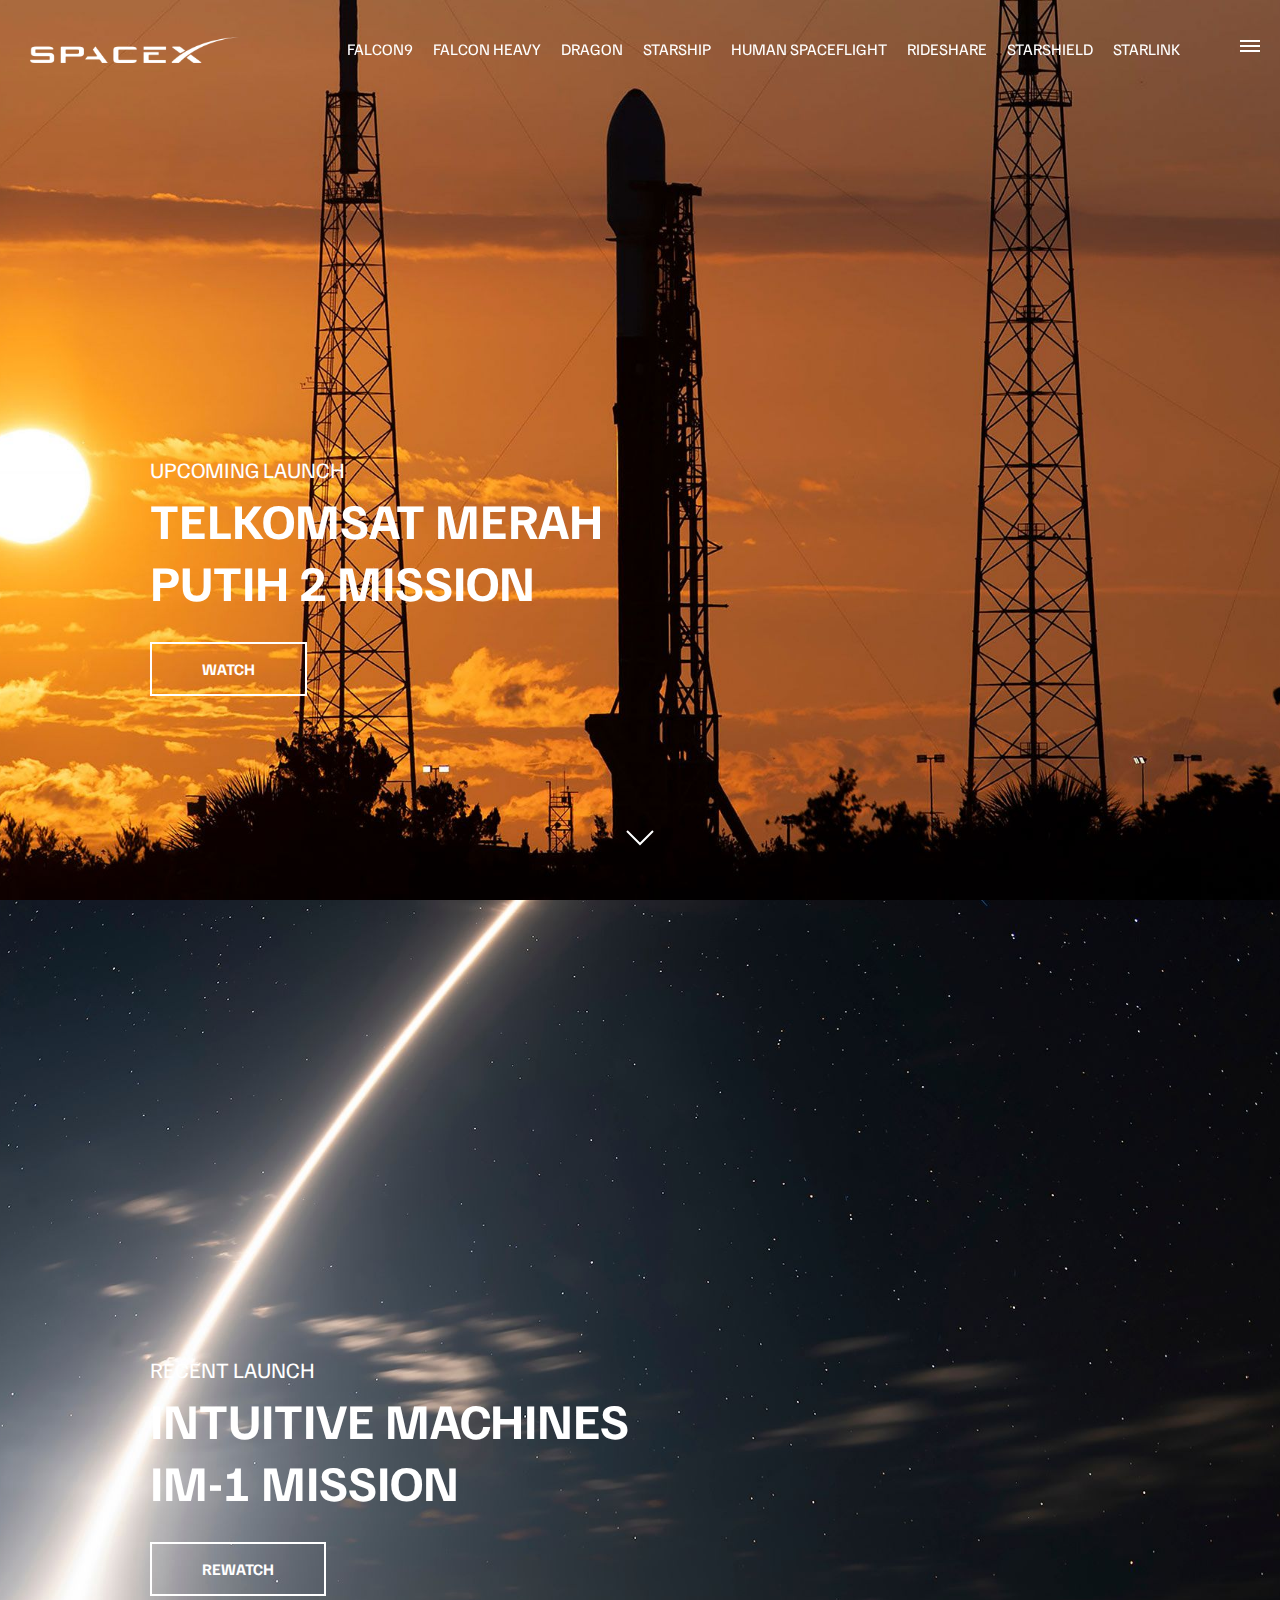
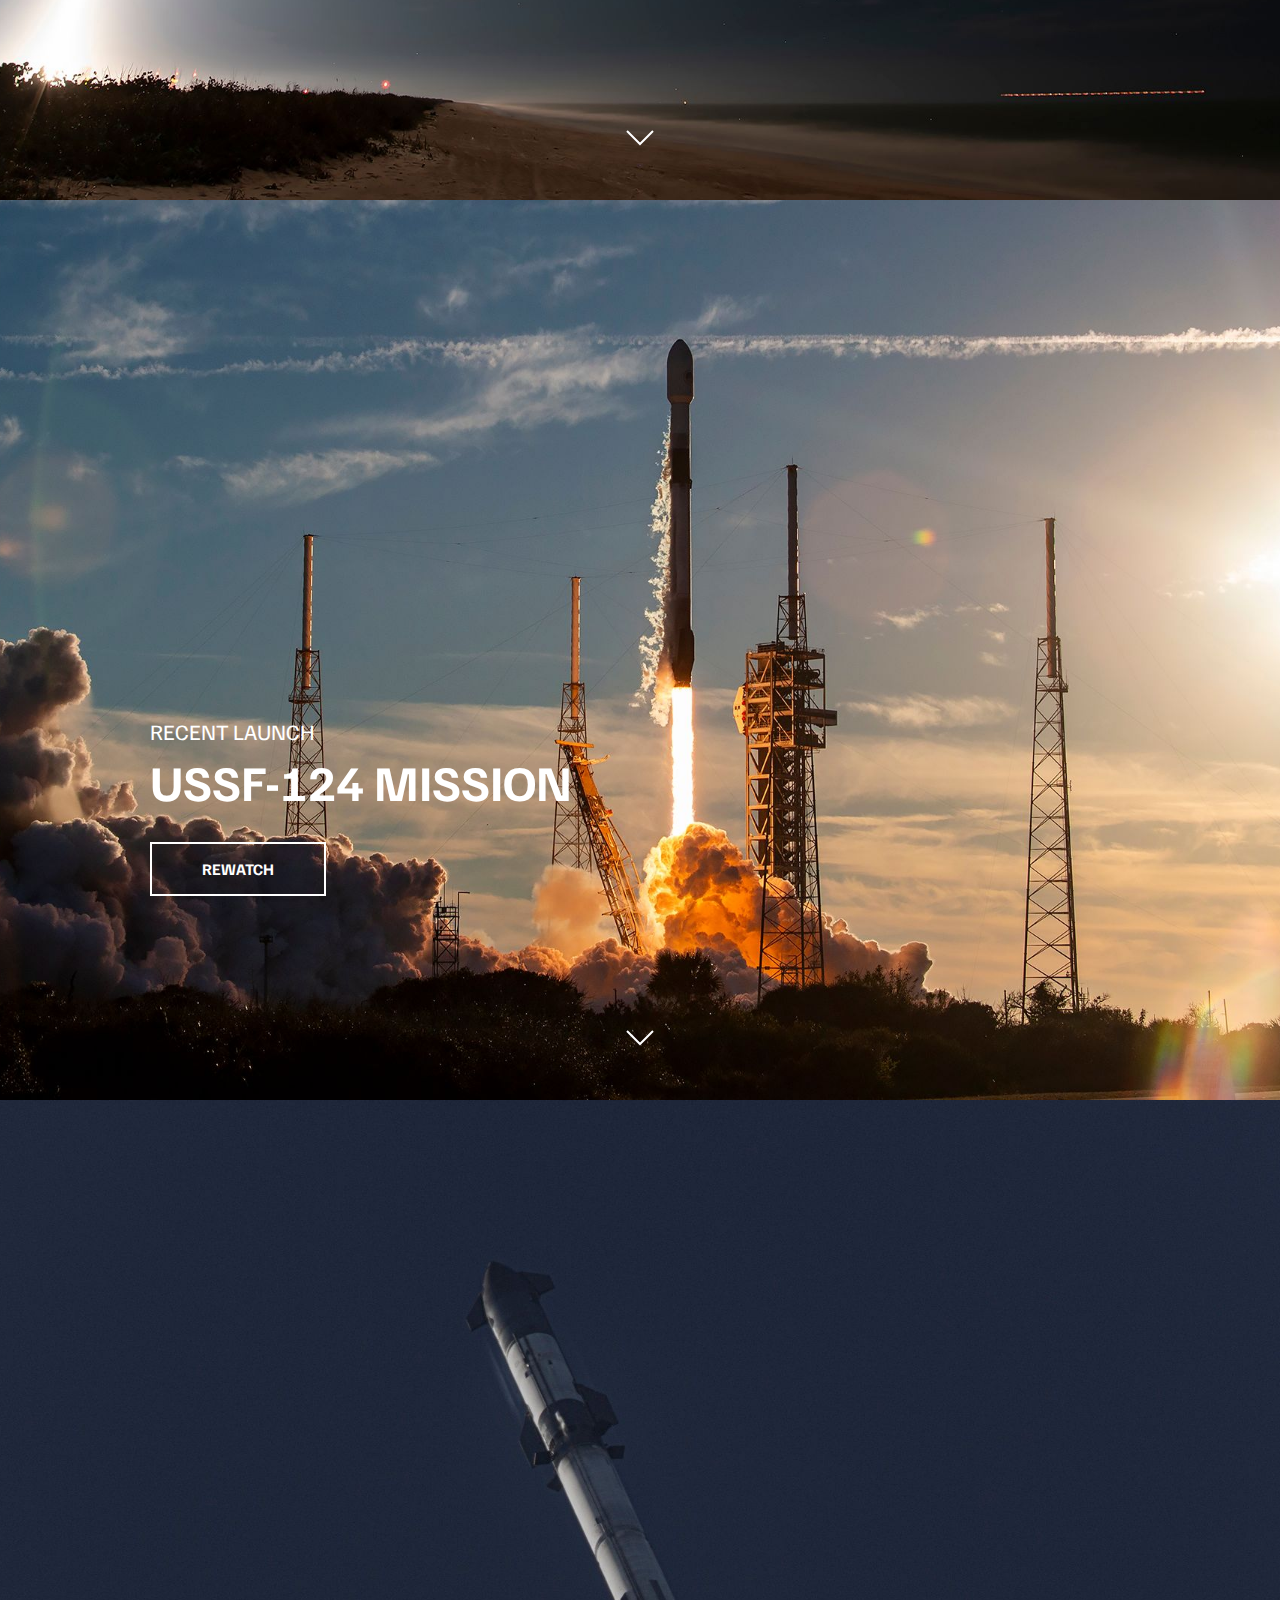
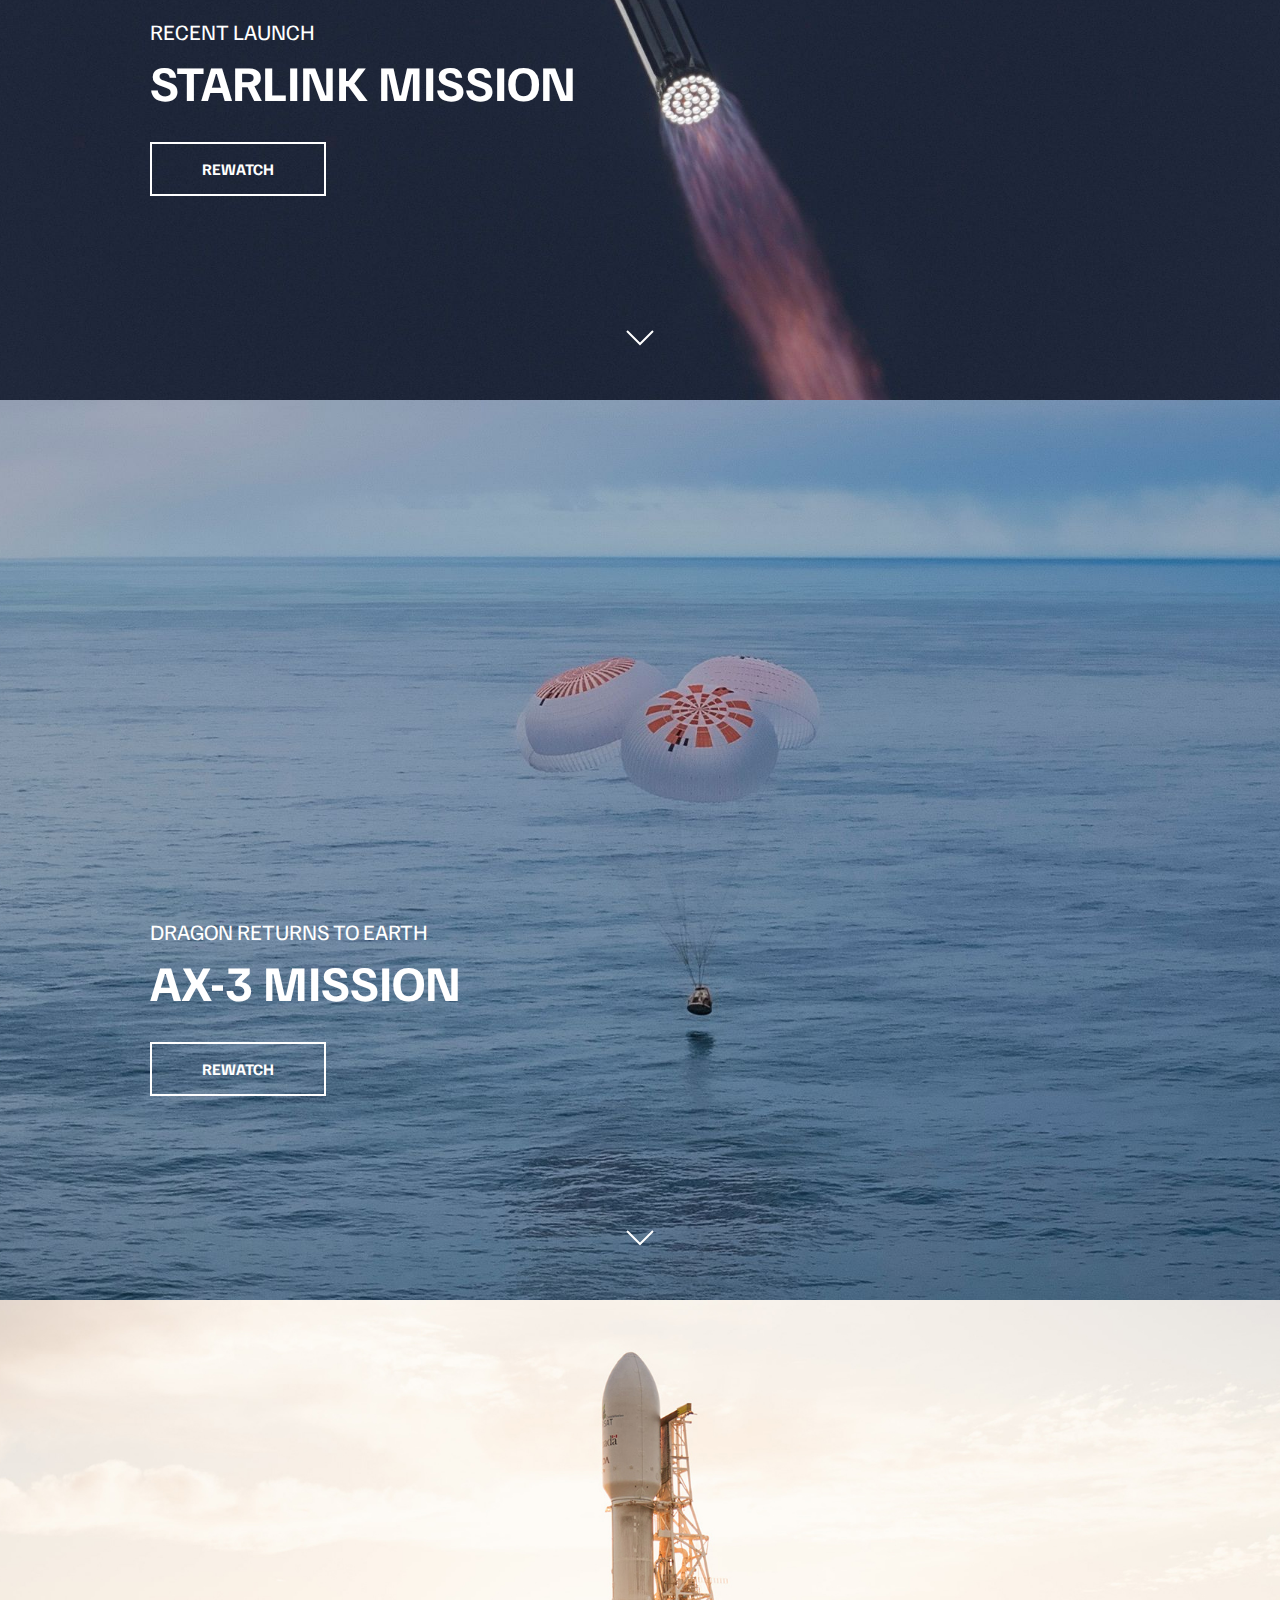
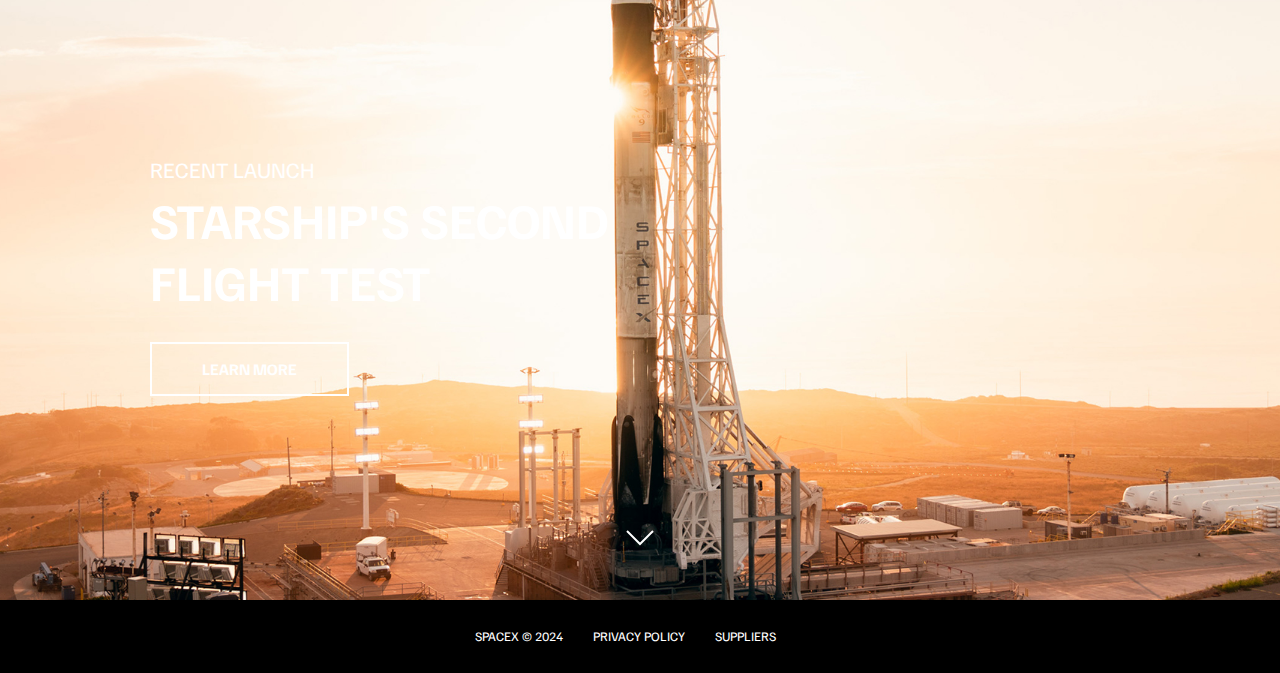
<file: index.html>
<!DOCTYPE html>
<html lang="en">
<head>
    <meta charset="UTF-8">
    <meta name="viewport" content="width=device-width, initial-scale=1.0">
    <link rel="stylesheet" href="css/style.css">
    
    <title>SpaceX</title>
</head>
<body>
    <div id="overlay"></div>
    <div id="mobile-menu" class="mobile-main-menu">
   <ul>
<li><a href="#">Mission</a></li>
<li><a href="#">Launches</a></li>
<li><a href="#">Careers</a></li>
<li><a href="#">Updates</a></li>
<li><a href="#">Shop</a></li>


<li class="mobile-only"><a href="falcon9.html">Falcon9</a></li>
    <li class="mobile-only"><a href="falcon-heavy.html">Falcon Heavy</a></li>
    <li class="mobile-only"><a href="dragon.html">Dragon</a></li>
    <li class="mobile-only"><a href="starship.html">Starship</a></li>
    <li class="mobile-only"><a href="human-space-flight.html">Human Spaceflight</a></li>
    <li class="mobile-only"><a href="rideshare.html">Rideshare</a></li>
    <li class="mobile-only"><a href="starshield.html">Starshield</a></li>
    <li class="mobile-only"><a href="starlink.html">Starlink</a></li>
    <!-- <li class="mobile-only"><a href="shop.html">Shop</a></li> -->
  



   </ul>



    </div>
  <header class="main-header">
   <div class="logo">
    <a href="index.html">
        <img src="img/logo.png">
    </a>
   </div>
<nav class="desktop-main-menu">
<ul>
    <li><a href="falcon9.html">Falcon9</a></li>
    <li><a href="falcon-heavy.html">Falcon Heavy</a></li>
    <li><a href="dragon.html">Dragon</a></li>
    <li><a href="starship.html">Starship</a></li>
    <li><a href="human-space-flight.html">Human Spaceflight</a></li>
    <li><a href="rideshare.html">Rideshare</a></li>
    <li><a href="starshield.html">Starshield</a></li>
    <li><a href="starlink.html">Starlink</a></li>
    <!-- <li><a href="shop.html">Shop</a></li> -->
</ul>
</nav>
  </header>
<!-- HANBURGER MENU -->

<button id="menu-btn" class="hamburger" type="button">
    <span class="hamburger-top"></span>
    <span class="hamburger-middle"></span>
    <span class="hamburger-bottom"></span>
</button>



<!-- SECTION A -->

<section class="section-a">
<div class="section-inner">
    <h4>UPCOMING LAUNCH</h4>
    <h2>TELKOMSAT MERAH PUTIH 2 MISSION</h2>
    <a href="#" class="btn">
        <div class="hover"></div>
        <span>Watch</span></a>
    </div>

<div class="scroll-arrow">
    <svg width="30px" height="20px">
        <path
        stroke="#ffffff"
        fill="none"
        stroke-width="2px"
        d="M2.000,5.000 L15.000,18.000 L28.000,5.000">
        </path>
    </svg>
</div>
</section>

<!-- SECTION B -->

<section class="section-b">
    <div class="section-inner">
        <h4>RECENT LAUNCH</h4>
        <h2>INTUITIVE MACHINES IM-1 MISSION</h2>
        <a href="#" class="btn">
            <div class="hover"></div>
            <span>ReWatch</span></a>
        </div>
    
    <div class="scroll-arrow">
        <svg width="30px" height="20px">
            <path
            stroke="#ffffff"
            fill="none"
            stroke-width="2px"
            d="M2.000,5.000 L15.000,18.000 L28.000,5.000">
            </path>
        </svg>
    </div>
    </section>


<!-- SECTION C -->
    <section class="section-c">
        <div class="section-inner">
            <h4>RECENT LAUNCH</h4>
            <h2>USSF-124 MISSION</h2>
            <a href="#" class="btn">
                <div class="hover"></div>
                <span>ReWatch</span></a>
            </div>
        
        <div class="scroll-arrow">
            <svg width="30px" height="20px">
                <path
                stroke="#ffffff"
                fill="none"
                stroke-width="2px"
                d="M2.000,5.000 L15.000,18.000 L28.000,5.000">
                </path>
            </svg>
        </div>
        </section>


<!-- SECTION D -->
<section class="section-d">
    <div class="section-inner">
        <h4>RECENT LAUNCH</h4>
        <h2>STARLINK MISSION</h2>
        <a href="#" class="btn">
            <div class="hover"></div>
            <span>ReWatch</span></a>
        </div>
    
    <div class="scroll-arrow">
        <svg width="30px" height="20px">
            <path
            stroke="#ffffff"
            fill="none"
            stroke-width="2px"
            d="M2.000,5.000 L15.000,18.000 L28.000,5.000">
            </path>
        </svg>
    </div>
    </section>  
    
<!-- SECTION E -->
<section class="section-e">
    <div class="section-inner">
        <h4>DRAGON RETURNS TO EARTH</h4>
        <h2>AX-3 MISSION</h2>
        <a href="#" class="btn">
            <div class="hover"></div>
            <span>ReWatch</span></a>
        </div>
    
    <div class="scroll-arrow">
        <svg width="30px" height="20px">
            <path
            stroke="#ffffff"
            fill="none"
            stroke-width="2px"
            d="M2.000,5.000 L15.000,18.000 L28.000,5.000">
            </path>
        </svg>
    </div>
    </section> 
    
<!-- SECTION F -->
<section class="section-f">
    <div class="section-inner">
        <h4>RECENT LAUNCH</h4>
        <h2>STARSHIP'S SECOND FLIGHT TEST</h2>
        <a href="#" class="btn">
            <div class="hover"></div>
            <span>LEARN MORE</span></a>
        </div>

        <div class="scroll-arrow">
            <svg width="30px" height="20px">
                <path
                stroke="#ffffff"
                fill="none"
                stroke-width="2px"
                d="M2.000,5.000 L15.000,18.000 L28.000,5.000">
                </path>
            </svg>
        </div>        
    
    
    </section>    
   
<!-- FOOTER     -->
<footer>
<ul>
<li><a href="#">SPACEX © 2024</a> </li>
<li><a href="#">PRIVACY POLICY</a></li>
<li><a href="#">SUPPLIERS</a></li>



</ul>

</footer>
        
    

<script src="js/script.js"></script>
<script>
    // Defer non-critical JavaScript
    window.addEventListener('load', function() {
        // Your non-critical JavaScript code here
    });
</script>
<script>
    function loadDeferredStyles() {
        var loadStyles = document.getElementById('deferred-styles');
        var replacement = document.createElement('div');
        replacement.innerHTML = loadStyles.textContent;
        document.body.appendChild(replacement);
        loadStyles.parentElement.removeChild(loadStyles);
    }
    window.addEventListener('load', loadDeferredStyles);
</script>
<script src="js/script.js" defer></script>
</body>
</html>
</file>
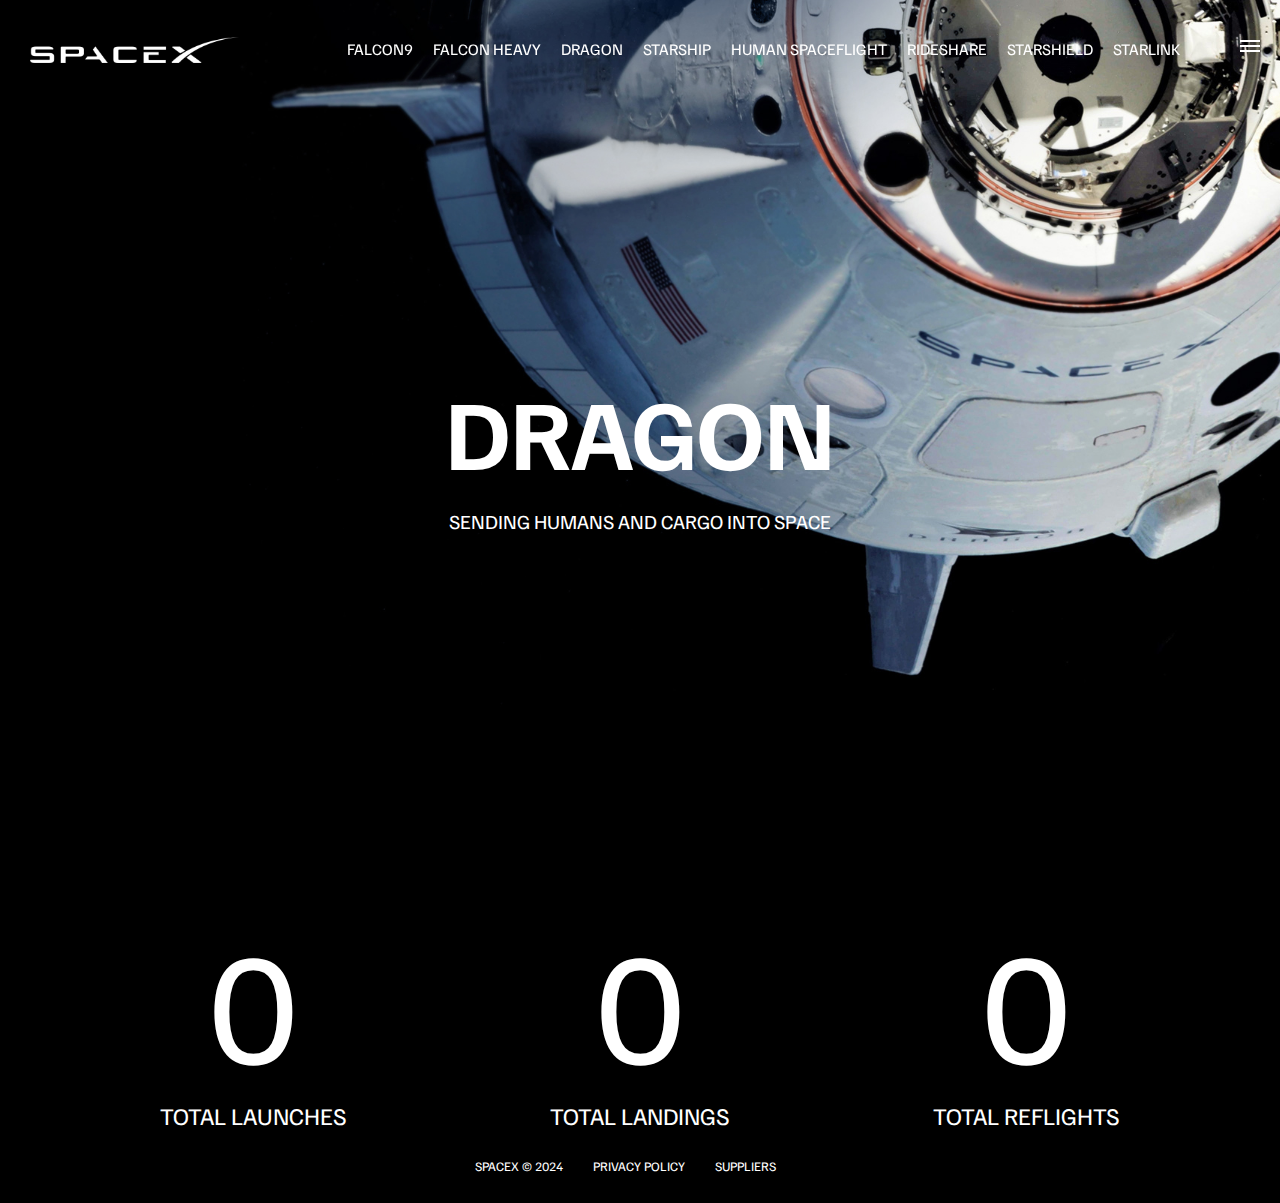
<file: dragon.html>
<!DOCTYPE html>
<html lang="en">
<head>
    <meta charset="UTF-8">
    <meta name="viewport" content="width=device-width, initial-scale=1.0">
    <link rel="stylesheet" href="css/style.css">
    
    <title>DRAGON</title>
</head>
<body>
    <div id="overlay"></div>
    <div id="mobile-menu" class="mobile-main-menu">
   <ul>
<li><a href="#">Mission</a></li>
<li><a href="#">Launches</a></li>
<li><a href="#">Careers</a></li>
<li><a href="#">Updates</a></li>
<li><a href="#">Shop</a></li>


<li class="mobile-only"><a href="falcon9.html">Falcon9</a></li>
    <li class="mobile-only"><a href="falcon-heavy.html">Falcon Heavy</a></li>
    <li class="mobile-only"><a href="dragon.html">Dragon</a></li>
    <li class="mobile-only"><a href="starship.html">Starship</a></li>
    <li class="mobile-only"><a href="human-space-flight.html">Human Spaceflight</a></li>
    <li class="mobile-only"><a href="rideshare.html">Rideshare</a></li>
    <li class="mobile-only"><a href="starshield.html">Starshield</a></li>
    <li class="mobile-only"><a href="starlink.html">Starlink</a></li>
    <!-- <li class="mobile-only"><a href="shop.html">Shop</a></li> -->



   </ul>



    </div>
  <header class="main-header">
   <div class="logo">
    <a href="index.html">
        <img src="img/logo.png">
    </a>
   </div>
<nav class="desktop-main-menu">
<ul>
    <li><a href="falcon9.html">Falcon9</a></li>
    <li><a href="falcon-heavy.html">Falcon Heavy</a></li>
    <li><a href="dragon.html">Dragon</a></li>
    <li><a href="starship.html">Starship</a></li>
    <li><a href="human-space-flight.html">Human Spaceflight</a></li>
    <li><a href="rideshare.html">Rideshare</a></li>
    <li><a href="starshield.html">Starshield</a></li>
    <li><a href="starlink.html">Starlink</a></li>
    <!-- <li><a href="shop.html">Shop</a></li> -->
</ul>
</nav>
  </header>
<!-- HANBURGER MENU -->

<button id="menu-btn" class="hamburger" type="button">
    <span class="hamburger-top"></span>
    <span class="hamburger-middle"></span>
    <span class="hamburger-bottom"></span>
</button>


<section class="section-animate bg-dragon">



</section>

<div class="section-inner-center">
<h3>DRAGON
    </h3>
<p>SENDING HUMANS AND CARGO INTO SPACE</p>    
</div>

<div class="stats">
<div>
  <span class="counter" data-target="3">0</span>
  <h4>Total Launches</h4> 
</div>

    <div>
      <span class="counter" data-target="7">0</span>
      <h4>Total Landings</h4> 
    </div> 

        <div>
          <span class="counter" data-target="4">0</span>
          <h4>Total Reflights</h4> 
        </div> 
    </div>


   
<!-- FOOTER     -->
<footer>
<ul>
<li><a href="#">SPACEX © 2024</a> </li>
<li><a href="#">PRIVACY POLICY</a></li>
<li><a href="#">SUPPLIERS</a></li>



</ul>

</footer>
        
    

<script src="js/script.js"></script>
</body>
</html>
</file>
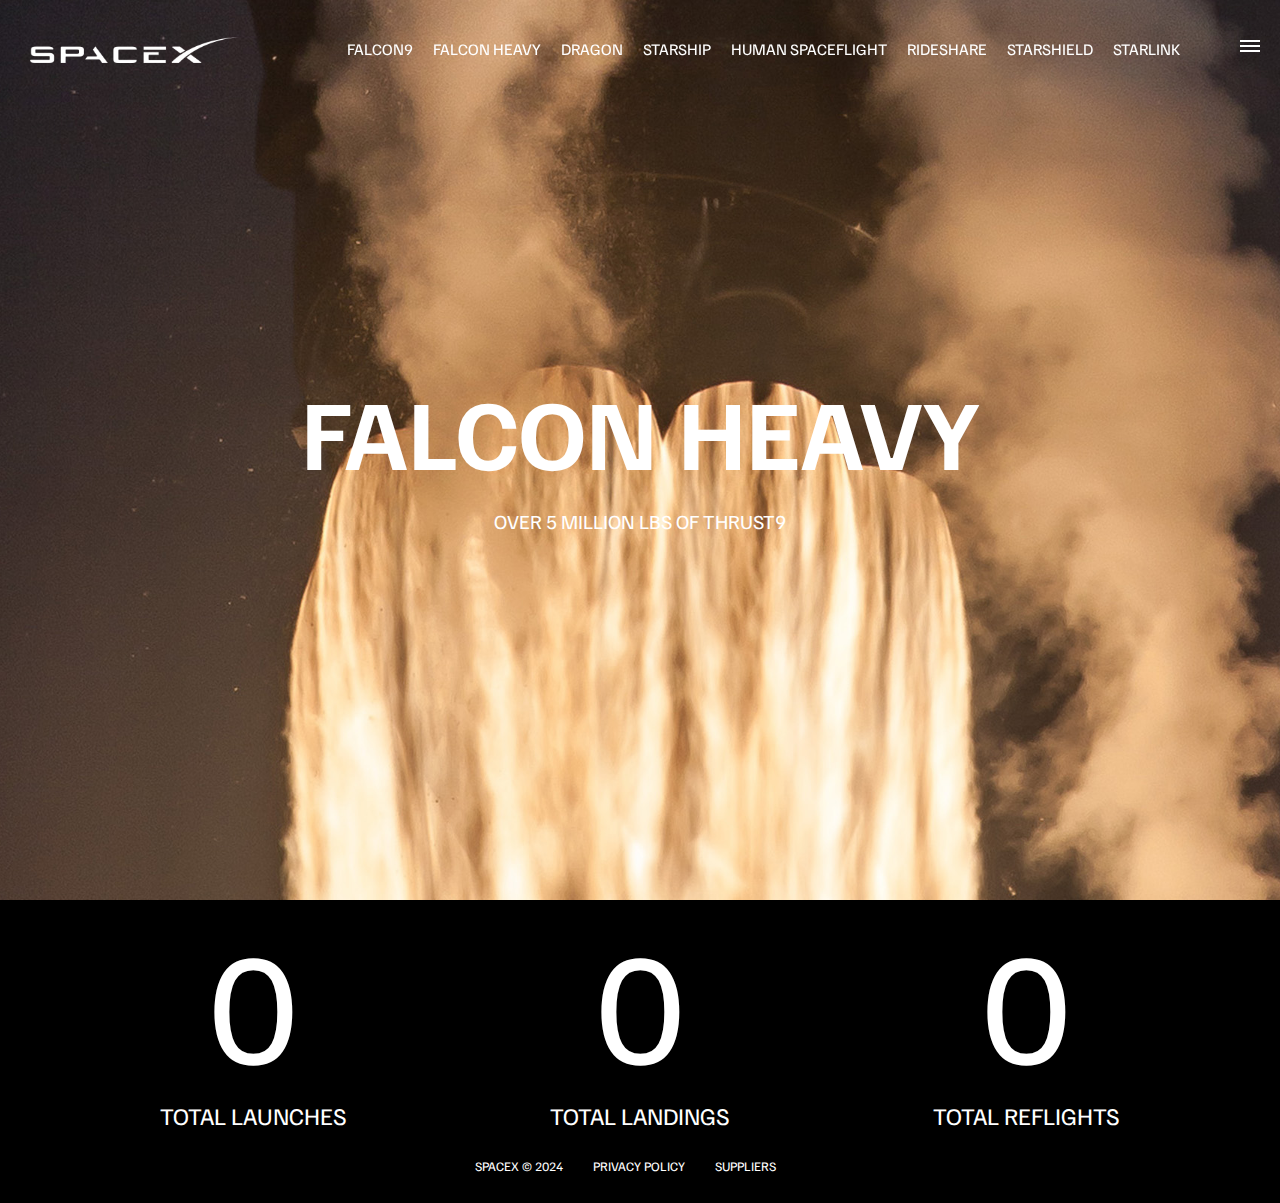
<file: falcon-heavy.html>
<!DOCTYPE html>
<html lang="en">
<head>
    <meta charset="UTF-8">
    <meta name="viewport" content="width=device-width, initial-scale=1.0">
    <link rel="stylesheet" href="css/style.css">
    
    <title>FALCON HEAVY</title>
</head>
<body>
    <div id="overlay"></div>
    <div id="mobile-menu" class="mobile-main-menu">
   <ul>
<li><a href="#">Mission</a></li>
<li><a href="#">Launches</a></li>
<li><a href="#">Careers</a></li>
<li><a href="#">Updates</a></li>
<li><a href="#">Shop</a></li>


<li class="mobile-only"><a href="falcon9.html">Falcon9</a></li>
    <li class="mobile-only"><a href="falcon-heavy.html">Falcon Heavy</a></li>
    <li class="mobile-only"><a href="dragon.html">Dragon</a></li>
    <li class="mobile-only"><a href="starship.html">Starship</a></li>
    <li class="mobile-only"><a href="human-space-flight.html">Human Spaceflight</a></li>
    <li class="mobile-only"><a href="rideshare.html">Rideshare</a></li>
    <li class="mobile-only"><a href="starshield.html">Starshield</a></li>
    <li class="mobile-only"><a href="starlink.html">Starlink</a></li>
    <!-- <li class="mobile-only"><a href="shop.html">Shop</a></li> -->
  



   </ul>



    </div>
  <header class="main-header">
   <div class="logo">
    <a href="index.html">
        <img src="img/logo.png">
    </a>
   </div>
<nav class="desktop-main-menu">
<ul>
  <li><a href="falcon9.html">Falcon9</a></li>
  <li><a href="falcon-heavy.html">Falcon Heavy</a></li>
  <li><a href="dragon.html">Dragon</a></li>
  <li><a href="starship.html">Starship</a></li>
  <li><a href="human-space-flight.html">Human Spaceflight</a></li>
  <li><a href="rideshare.html">Rideshare</a></li>
  <li><a href="starshield.html">Starshield</a></li>
  <li><a href="starlink.html">Starlink</a></li>
  <!-- <li><a href="shop.html">Shop</a></li> -->
</ul>
</nav>
  </header>
<!-- HANBURGER MENU -->

<button id="menu-btn" class="hamburger" type="button">
    <span class="hamburger-top"></span>
    <span class="hamburger-middle"></span>
    <span class="hamburger-bottom"></span>
</button>


<section class="section-animate bg-falcon-heavy">



</section>

<div class="section-inner-center">
<h3>FALCON HEAVY</h3>
<p>OVER 5 MILLION LBS OF THRUST9</p>    
</div>

<div class="stats">
<div>
  <span class="counter" data-target="3">0</span>
  <h4>Total Launches</h4> 
</div>

    <div>
      <span class="counter" data-target="7">0</span>
      <h4>Total Landings</h4> 
    </div> 

        <div>
          <span class="counter" data-target="4">0</span>
          <h4>Total Reflights</h4> 
        </div> 
    </div>


   
<!-- FOOTER     -->
<footer>
<ul>
<li><a href="#">SPACEX © 2024</a> </li>
<li><a href="#">PRIVACY POLICY</a></li>
<li><a href="#">SUPPLIERS</a></li>



</ul>

</footer>
        
    

<script src="js/script.js"></script>
</body>
</html>
</file>
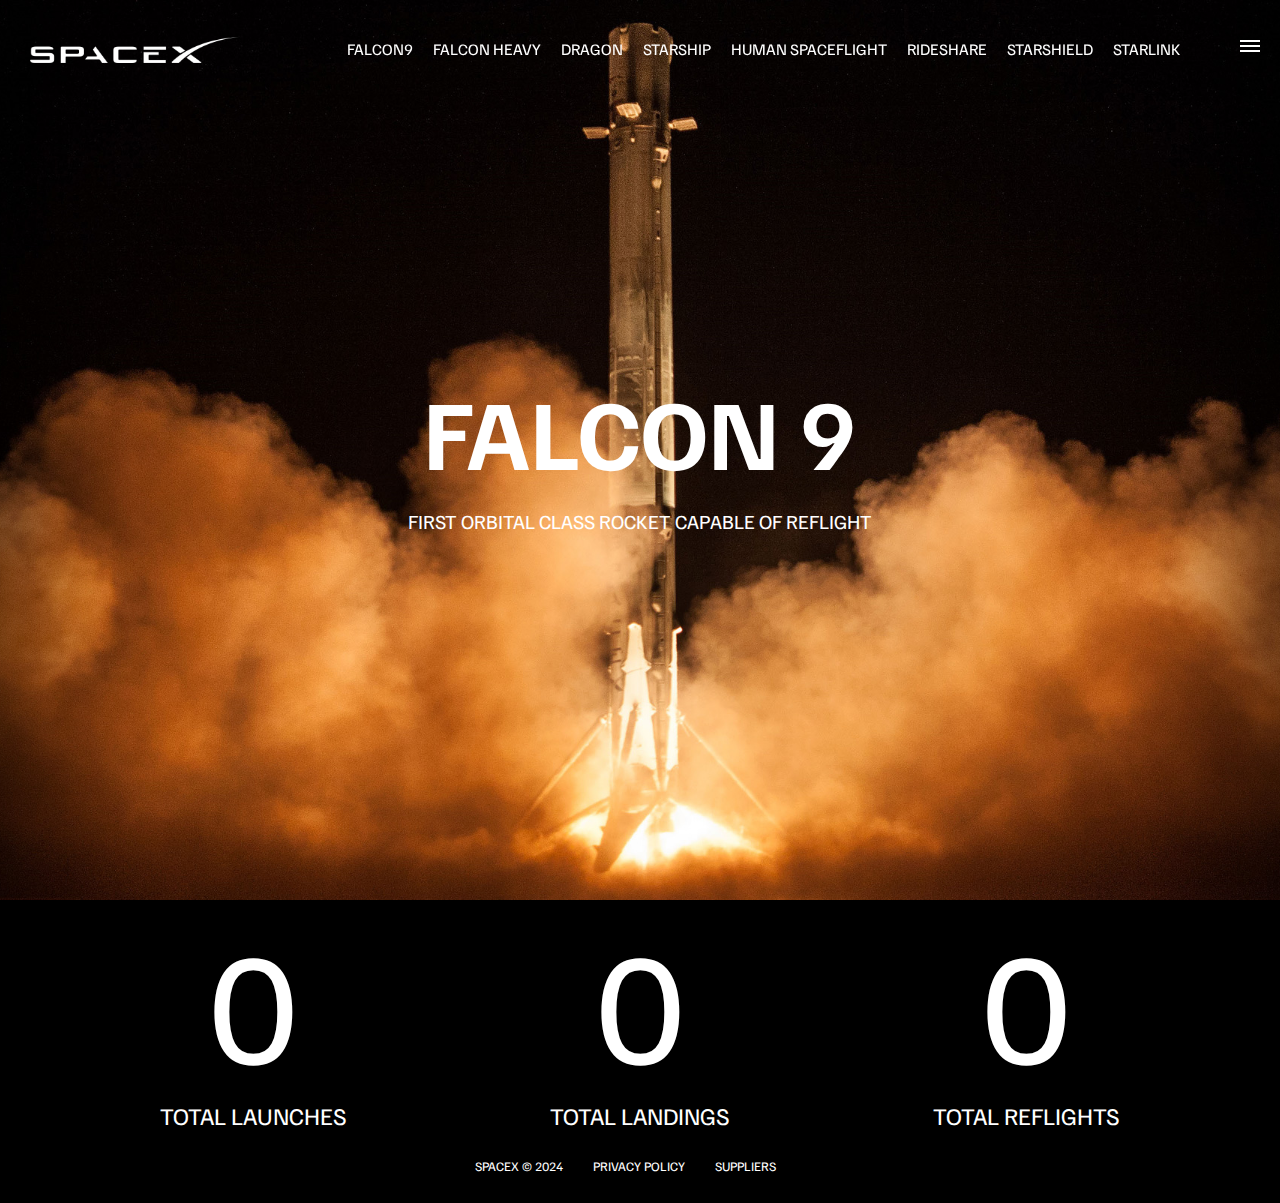
<file: falcon9.html>
<!DOCTYPE html>
<html lang="en">
<head>
    <meta charset="UTF-8">
    <meta name="viewport" content="width=device-width, initial-scale=1.0">
    <link rel="stylesheet" href="css/style.css">
    
    <title>FALCON 9</title>
</head>
<body>
    <div id="overlay"></div>
    <div id="mobile-menu" class="mobile-main-menu">
   <ul>
<li><a href="#">Mission</a></li>
<li><a href="#">Launches</a></li>
<li><a href="#">Careers</a></li>
<li><a href="#">Updates</a></li>
<li><a href="#">Shop</a></li>


<li class="mobile-only"><a href="falcon9.html">Falcon9</a></li>
    <li class="mobile-only"><a href="falcon-heavy.html">Falcon Heavy</a></li>
    <li class="mobile-only"><a href="dragon.html">Dragon</a></li>
    <li class="mobile-only"><a href="starship.html">Starship</a></li>
    <li class="mobile-only"><a href="human-space-flight.html">Human Spaceflight</a></li>
    <li class="mobile-only"><a href="rideshare.html">Rideshare</a></li>
    <li class="mobile-only"><a href="starshield.html">Starshield</a></li>
    <li class="mobile-only"><a href="starlink.html">Starlink</a></li>
    <!-- <li class="mobile-only"><a href="shop.html">Shop</a></li> -->



   </ul>



    </div>
  <header class="main-header">
   <div class="logo">
    <a href="index.html">
        <img src="img/logo.png">
    </a>
   </div>
<nav class="desktop-main-menu">
<ul>
    <li><a href="falcon9.html">Falcon9</a></li>
    <li><a href="falcon-heavy.html">Falcon Heavy</a></li>
    <li><a href="dragon.html">Dragon</a></li>
    <li><a href="starship.html">Starship</a></li>
    <li><a href="human-space-flight.html">Human Spaceflight</a></li>
    <li><a href="rideshare.html">Rideshare</a></li>
    <li><a href="starshield.html">Starshield</a></li>
    <li><a href="starlink.html">Starlink</a></li>
    <!-- <li><a href="shop.html">Shop</a></li> -->
</ul>
</nav>
  </header>
<!-- HANBURGER MENU -->

<button id="menu-btn" class="hamburger" type="button">
    <span class="hamburger-top"></span>
    <span class="hamburger-middle"></span>
    <span class="hamburger-bottom"></span>
</button>


<section class="section-animate bg-falcon-9">



</section>

<div class="section-inner-center">
<h3>Falcon 9</h3>
<p>FIRST ORBITAL CLASS ROCKET CAPABLE OF REFLIGHT</p>    
</div>

<div class="stats">
<div>
  <span class="counter" data-target="3">0</span>
  <h4>Total Launches</h4> 
</div>

    <div>
      <span class="counter" data-target="7">0</span>
      <h4>Total Landings</h4> 
    </div> 

        <div>
          <span class="counter" data-target="4">0</span>
          <h4>Total Reflights</h4> 
        </div> 
    </div>


   
<!-- FOOTER     -->
<footer>
<ul>
<li><a href="#">SPACEX © 2024</a> </li>
<li><a href="#">PRIVACY POLICY</a></li>
<li><a href="#">SUPPLIERS</a></li>



</ul>

</footer>
        
    

<script src="js/script.js"></script>
</body>
</html>
</file>
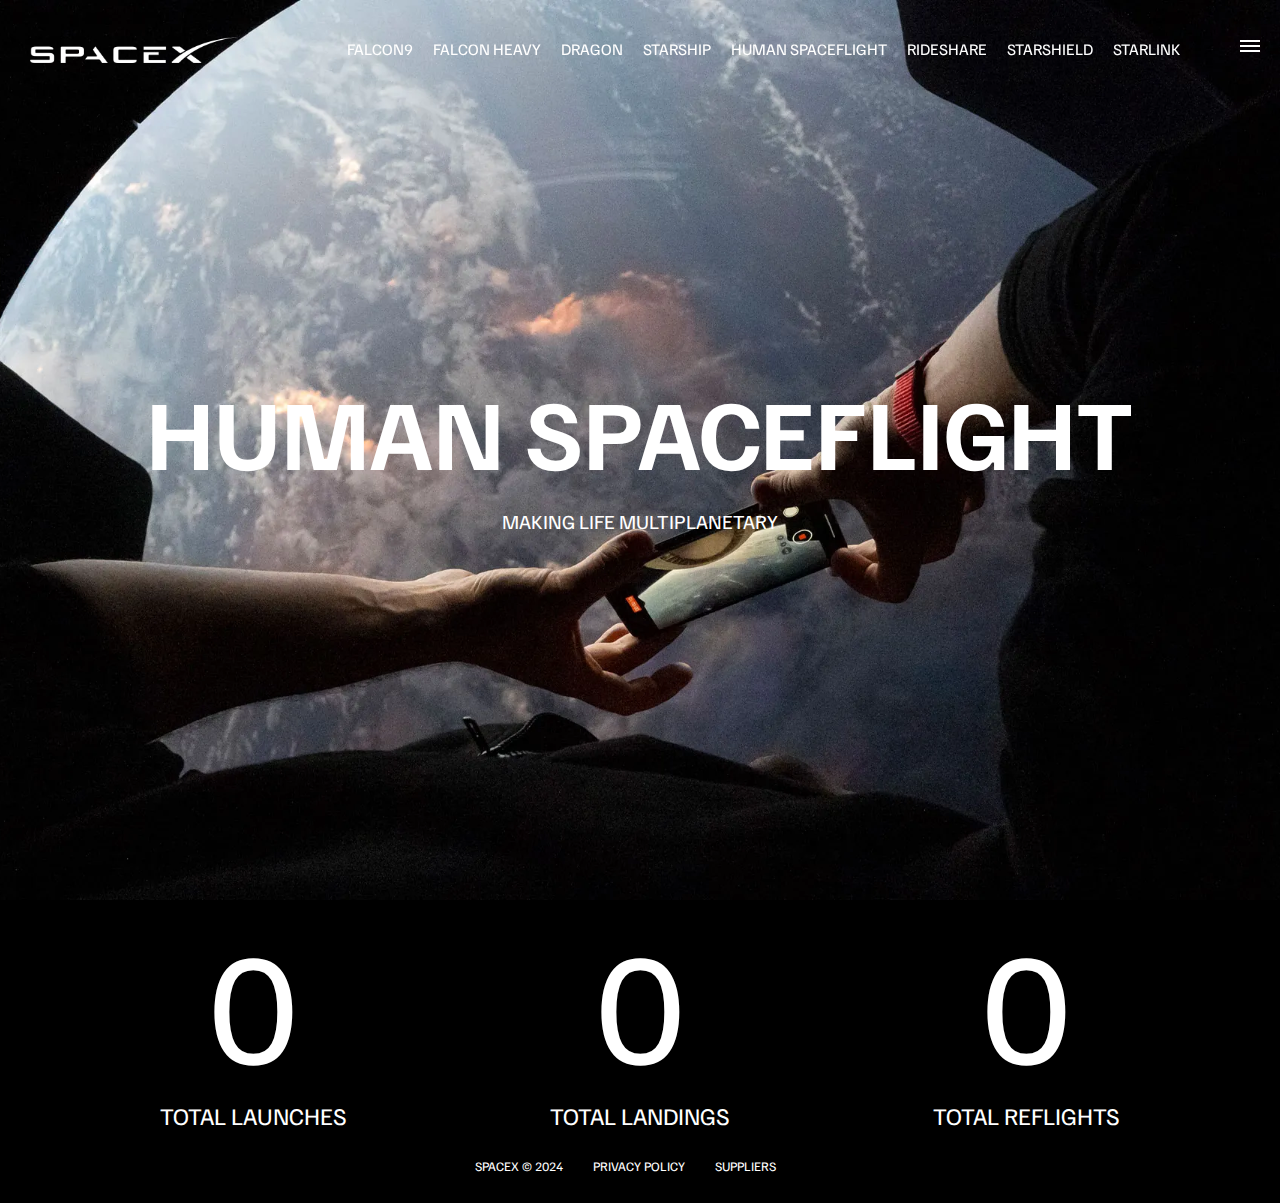
<file: human-space-flight.html>
<!DOCTYPE html>
<html lang="en">
<head>
    <meta charset="UTF-8">
    <meta name="viewport" content="width=device-width, initial-scale=1.0">
    <link rel="stylesheet" href="css/style.css">
    
    <title>HUMAN SPACEFLIGHT</title>
</head>
<body>
    <div id="overlay"></div>
    <div id="mobile-menu" class="mobile-main-menu">
   <ul>
<li><a href="#">Mission</a></li>
<li><a href="#">Launches</a></li>
<li><a href="#">Careers</a></li>
<li><a href="#">Updates</a></li>
<li><a href="#">Shop</a></li>


<li class="mobile-only"><a href="falcon9.html">Falcon9</a></li>
    <li class="mobile-only"><a href="falcon-heavy.html">Falcon Heavy</a></li>
    <li class="mobile-only"><a href="dragon.html">Dragon</a></li>
    <li class="mobile-only"><a href="starship.html">Starship</a></li>
    <li class="mobile-only"><a href="human-space-flight.html">Human Spaceflight</a></li>
    <li class="mobile-only"><a href="rideshare.html">Rideshare</a></li>
    <li class="mobile-only"><a href="starshield.html">Starshield</a></li>
    <li class="mobile-only"><a href="starlink.html">Starlink</a></li>
    <!-- <li class="mobile-only"><a href="shop.html">Shop</a></li> -->
  



   </ul>



    </div>
  <header class="main-header">
   <div class="logo">
    <a href="index.html">
        <img src="img/logo.png">
    </a>
   </div>
<nav class="desktop-main-menu">
<ul>
    <li><a href="falcon9.html">Falcon9</a></li>
    <li><a href="falcon-heavy.html">Falcon Heavy</a></li>
    <li><a href="dragon.html">Dragon</a></li>
    <li><a href="starship.html">Starship</a></li>
    <li><a href="human-space-flight.html">Human Spaceflight</a></li>
    <li><a href="rideshare.html">Rideshare</a></li>
    <li><a href="starshield.html">Starshield</a></li>
    <li><a href="starlink.html">Starlink</a></li>
    <!-- <li><a href="shop.html">Shop</a></li> -->
</ul>
</nav>
  </header>
<!-- HANBURGER MENU -->

<button id="menu-btn" class="hamburger" type="button">
    <span class="hamburger-top"></span>
    <span class="hamburger-middle"></span>
    <span class="hamburger-bottom"></span>
</button>


<section class="section-animate bg-human-flight">



</section>

<div class="section-inner-center">
<h3>HUMAN SPACEFLIGHT
   
    
    </h3>
<p> MAKING LIFE MULTIPLANETARY</p>    
</div>

<div class="stats">
<div>
  <span class="counter" data-target="3">0</span>
  <h4>Total Launches</h4> 
</div>

    <div>
      <span class="counter" data-target="7">0</span>
      <h4>Total Landings</h4> 
    </div> 

        <div>
          <span class="counter" data-target="4">0</span>
          <h4>Total Reflights</h4> 
        </div> 
    </div>


   
<!-- FOOTER     -->
<footer>
<ul>
<li><a href="#">SPACEX © 2024</a> </li>
<li><a href="#">PRIVACY POLICY</a></li>
<li><a href="#">SUPPLIERS</a></li>



</ul>

</footer>
        
    

<script src="js/script.js"></script>
</body>
</html>
</file>
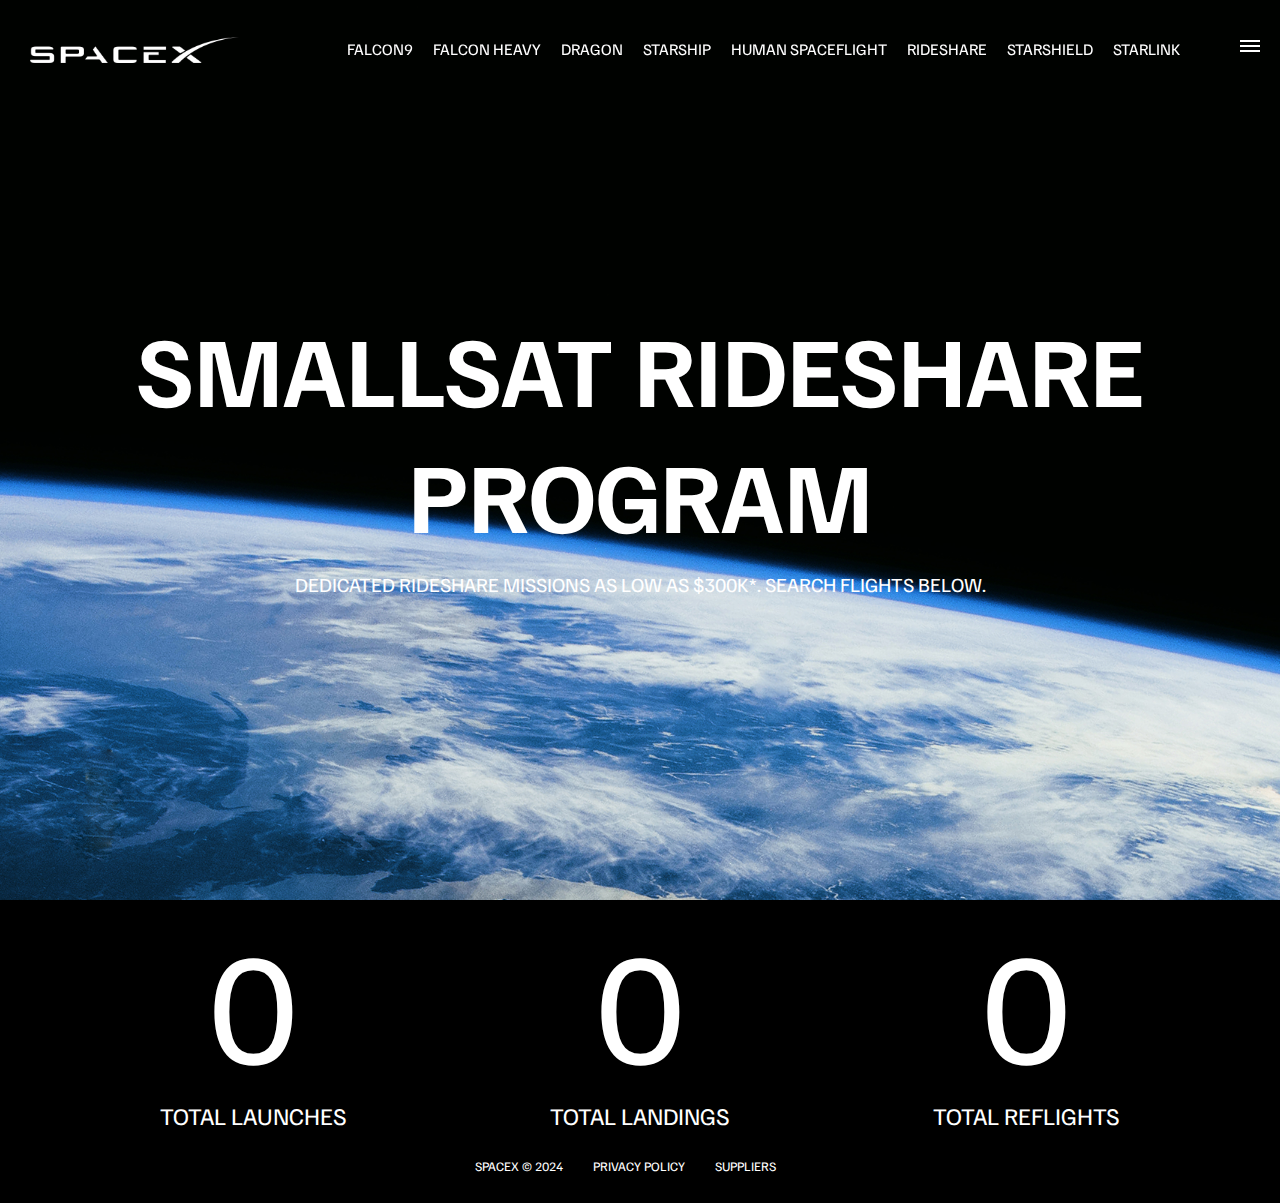
<file: rideshare.html>
<!DOCTYPE html>
<html lang="en">
<head>
    <meta charset="UTF-8">
    <meta name="viewport" content="width=device-width, initial-scale=1.0">
    <link rel="stylesheet" href="css/style.css">
    
    <title>RIDESHARE</title>
</head>
<body>
    <div id="overlay"></div>
    <div id="mobile-menu" class="mobile-main-menu">
   <ul>
<li><a href="#">Mission</a></li>
<li><a href="#">Launches</a></li>
<li><a href="#">Careers</a></li>
<li><a href="#">Updates</a></li>
<li><a href="#">Shop</a></li>


<li class="mobile-only"><a href="falcon9.html">Falcon9</a></li>
    <li class="mobile-only"><a href="falcon-heavy.html">Falcon Heavy</a></li>
    <li class="mobile-only"><a href="dragon.html">Dragon</a></li>
    <li class="mobile-only"><a href="starship.html">Starship</a></li>
    <li class="mobile-only"><a href="human-space-flight.html">Human Spaceflight</a></li>
    <li class="mobile-only"><a href="rideshare.html">Rideshare</a></li>
    <li class="mobile-only"><a href="starshield.html">Starshield</a></li>
    <li class="mobile-only"><a href="starlink.html">Starlink</a></li>
    <!-- <li class="mobile-only"><a href="shop.html">Shop</a></li> -->
  



   </ul>



    </div>
  <header class="main-header">
   <div class="logo">
    <a href="index.html">
        <img src="img/logo.png">
    </a>
   </div>
<nav class="desktop-main-menu">
<ul>
    <li><a href="falcon9.html">Falcon9</a></li>
    <li><a href="falcon-heavy.html">Falcon Heavy</a></li>
    <li><a href="dragon.html">Dragon</a></li>
    <li><a href="starship.html">Starship</a></li>
    <li><a href="human-space-flight.html">Human Spaceflight</a></li>
    <li><a href="rideshare.html">Rideshare</a></li>
    <li><a href="starshield.html">Starshield</a></li>
    <li><a href="starlink.html">Starlink</a></li>
    <!-- <li><a href="shop.html">Shop</a></li> -->
</ul>
</nav>
  </header>
<!-- HANBURGER MENU -->

<button id="menu-btn" class="hamburger" type="button">
    <span class="hamburger-top"></span>
    <span class="hamburger-middle"></span>
    <span class="hamburger-bottom"></span>
</button>


<section class="section-animate bg-rideshare">



</section>

<div class="section-inner-center">
<h3>SMALLSAT
    RIDESHARE PROGRAM
    
   
    
    </h3>
<p> DEDICATED RIDESHARE MISSIONS AS LOW AS $300K*. SEARCH FLIGHTS BELOW.</p>    
</div>

<div class="stats">
<div>
  <span class="counter" data-target="3">0</span>
  <h4>Total Launches</h4> 
</div>

    <div>
      <span class="counter" data-target="7">0</span>
      <h4>Total Landings</h4> 
    </div> 

        <div>
          <span class="counter" data-target="4">0</span>
          <h4>Total Reflights</h4> 
        </div> 
    </div>


   
<!-- FOOTER     -->
<footer>
<ul>
<li><a href="#">SPACEX © 2024</a> </li>
<li><a href="#">PRIVACY POLICY</a></li>
<li><a href="#">SUPPLIERS</a></li>



</ul>

</footer>
        
    

<script src="js/script.js"></script>
</body>
</html>
</file>
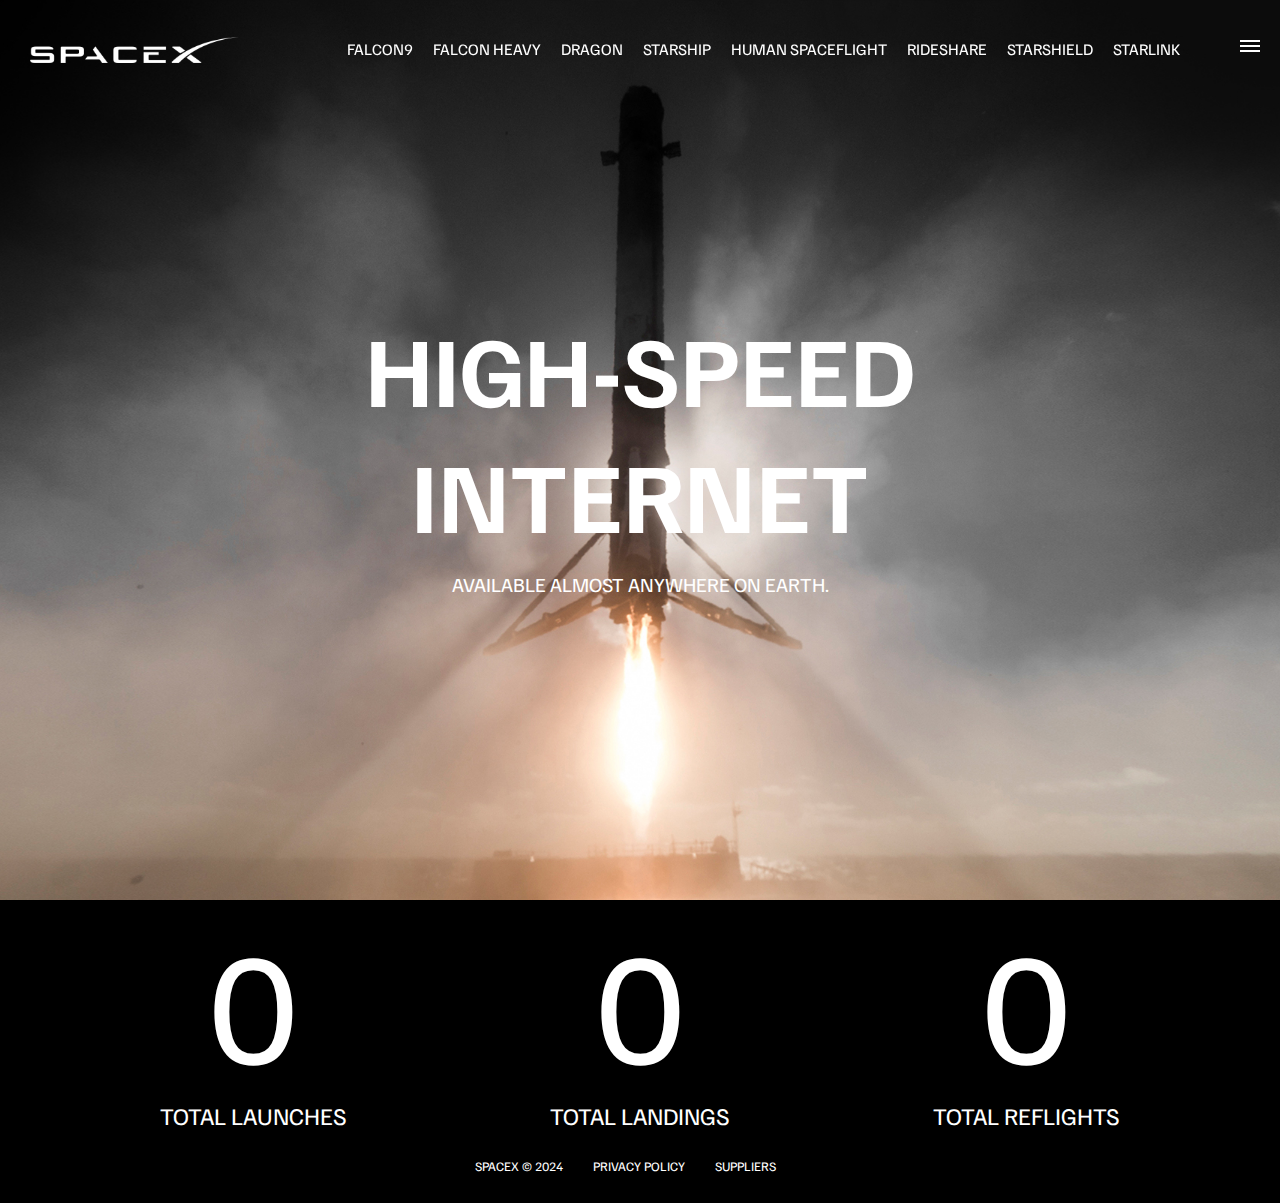
<file: starlink.html>
<!DOCTYPE html>
<html lang="en">
<head>
    <meta charset="UTF-8">
    <meta name="viewport" content="width=device-width, initial-scale=1.0">
    <link rel="stylesheet" href="css/style.css">
    
    <title>STARLINK</title>
</head>
<body>
    <div id="overlay"></div>
    <div id="mobile-menu" class="mobile-main-menu">
   <ul>
<li><a href="#">Mission</a></li>
<li><a href="#">Launches</a></li>
<li><a href="#">Careers</a></li>
<li><a href="#">Updates</a></li>
<li><a href="#">Shop</a></li>


<li class="mobile-only"><a href="falcon9.html">Falcon9</a></li>
    <li class="mobile-only"><a href="falcon-heavy.html">Falcon Heavy</a></li>
    <li class="mobile-only"><a href="dragon.html">Dragon</a></li>
    <li class="mobile-only"><a href="starship.html">Starship</a></li>
    <li class="mobile-only"><a href="human-space-flight.html">Human Spaceflight</a></li>
    <li class="mobile-only"><a href="rideshare.html">Rideshare</a></li>
    <li class="mobile-only"><a href="starshield.html">Starshield</a></li>
    <li class="mobile-only"><a href="starlink.html">Starlink</a></li>
    <!-- <li class="mobile-only"><a href="shop.html">Shop</a></li>
   -->



   </ul>



    </div>
  <header class="main-header">
   <div class="logo">
    <a href="index.html">
        <img src="img/logo.png">
    </a>
   </div>
<nav class="desktop-main-menu">
<ul>
    <li><a href="falcon9.html">Falcon9</a></li>
    <li><a href="falcon-heavy.html">Falcon Heavy</a></li>
    <li><a href="dragon.html">Dragon</a></li>
    <li><a href="starship.html">Starship</a></li>
    <li><a href="human-space-flight.html">Human Spaceflight</a></li>
    <li><a href="rideshare.html">Rideshare</a></li>
    <li><a href="starshield.html">Starshield</a></li>
    <li><a href="starlink.html">Starlink</a></li>
    <!-- <li><a href="shop.html">Shop</a></li> -->
</ul>
</nav>
  </header>
<!-- HANBURGER MENU -->

<button id="menu-btn" class="hamburger" type="button">
    <span class="hamburger-top"></span>
    <span class="hamburger-middle"></span>
    <span class="hamburger-bottom"></span>
</button>


<section class="section-animate bg-star-link">



</section>

<div class="section-inner-center">
<h3>HIGH-SPEED INTERNET
    
  
    
    </h3>
<p>Available almost anywhere on Earth.</p>    
</div>

<div class="stats">
<div>
  <span class="counter" data-target="3">0</span>
  <h4>Total Launches</h4> 
</div>

    <div>
      <span class="counter" data-target="7">0</span>
      <h4>Total Landings</h4> 
    </div> 

        <div>
          <span class="counter" data-target="4">0</span>
          <h4>Total Reflights</h4> 
        </div> 
    </div>


   
<!-- FOOTER     -->
<footer>
<ul>
<li><a href="#">SPACEX © 2024</a> </li>
<li><a href="#">PRIVACY POLICY</a></li>
<li><a href="#">SUPPLIERS</a></li>



</ul>

</footer>
        
    

<script src="js/script.js"></script>
</body>
</html>
</file>
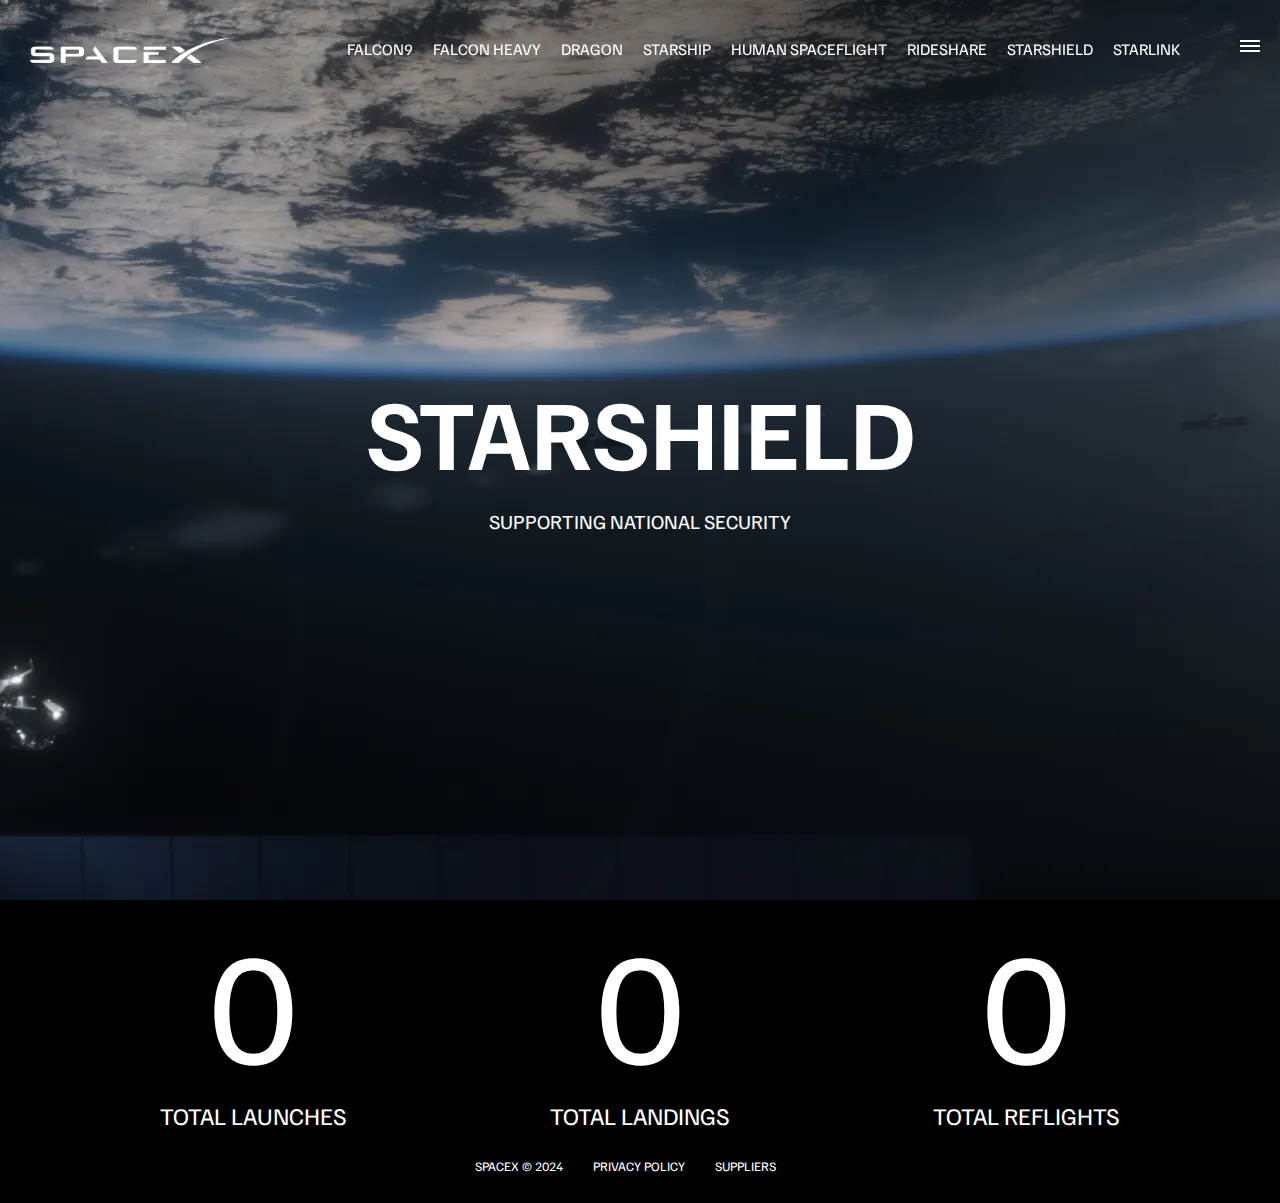
<file: starshield.html>
<!DOCTYPE html>
<html lang="en">
<head>
    <meta charset="UTF-8">
    <meta name="viewport" content="width=device-width, initial-scale=1.0">
    <link rel="stylesheet" href="css/style.css">
    
    <title>STARSHIELD</title>
</head>
<body>
    <div id="overlay"></div>
    <div id="mobile-menu" class="mobile-main-menu">
   <ul>
<li><a href="#">Mission</a></li>
<li><a href="#">Launches</a></li>
<li><a href="#">Careers</a></li>
<li><a href="#">Updates</a></li>
<li><a href="#">Shop</a></li>


<li class="mobile-only"><a href="falcon9.html">Falcon9</a></li>
    <li class="mobile-only"><a href="falcon-heavy.html">Falcon Heavy</a></li>
    <li class="mobile-only"><a href="dragon.html">Dragon</a></li>
    <li class="mobile-only"><a href="starship.html">Starship</a></li>
    <li class="mobile-only"><a href="human-space-flight.html">Human Spaceflight</a></li>
    <li class="mobile-only"><a href="rideshare.html">Rideshare</a></li>
    <li class="mobile-only"><a href="starshield.html">Starshield</a></li>
    <li class="mobile-only"><a href="starlink.html">Starlink</a></li>
    <!-- <li class="mobile-only"><a href="shop.html">Shop</a></li> -->
  



   </ul>



    </div>
  <header class="main-header">
   <div class="logo">
    <a href="index.html">
        <img src="img/logo.png">
    </a>
   </div>
<nav class="desktop-main-menu">
<ul>
    <li><a href="falcon9.html">Falcon9</a></li>
    <li><a href="falcon-heavy.html">Falcon Heavy</a></li>
    <li><a href="dragon.html">Dragon</a></li>
    <li><a href="starship.html">Starship</a></li>
    <li><a href="human-space-flight.html">Human Spaceflight</a></li>
    <li><a href="rideshare.html">Rideshare</a></li>
    <li><a href="starshield.html">Starshield</a></li>
    <li><a href="starlink.html">Starlink</a></li>
    <!-- <li><a href="shop.html">Shop</a></li> -->
</ul>
</nav>
  </header>
<!-- HANBURGER MENU -->

<button id="menu-btn" class="hamburger" type="button">
    <span class="hamburger-top"></span>
    <span class="hamburger-middle"></span>
    <span class="hamburger-bottom"></span>
</button>


<section class="section-animate bg-star-shield">



</section>

<div class="section-inner-center">
<h3>STARSHIELD
  
    
    </h3>
<p>SUPPORTING NATIONAL SECURITY</p>    
</div>

<div class="stats">
<div>
  <span class="counter" data-target="3">0</span>
  <h4>Total Launches</h4> 
</div>

    <div>
      <span class="counter" data-target="7">0</span>
      <h4>Total Landings</h4> 
    </div> 

        <div>
          <span class="counter" data-target="4">0</span>
          <h4>Total Reflights</h4> 
        </div> 
    </div>


   
<!-- FOOTER     -->
<footer>
<ul>
<li><a href="#">SPACEX © 2024</a> </li>
<li><a href="#">PRIVACY POLICY</a></li>
<li><a href="#">SUPPLIERS</a></li>



</ul>

</footer>
        
    

<script src="js/script.js"></script>
</body>
</html>
</file>
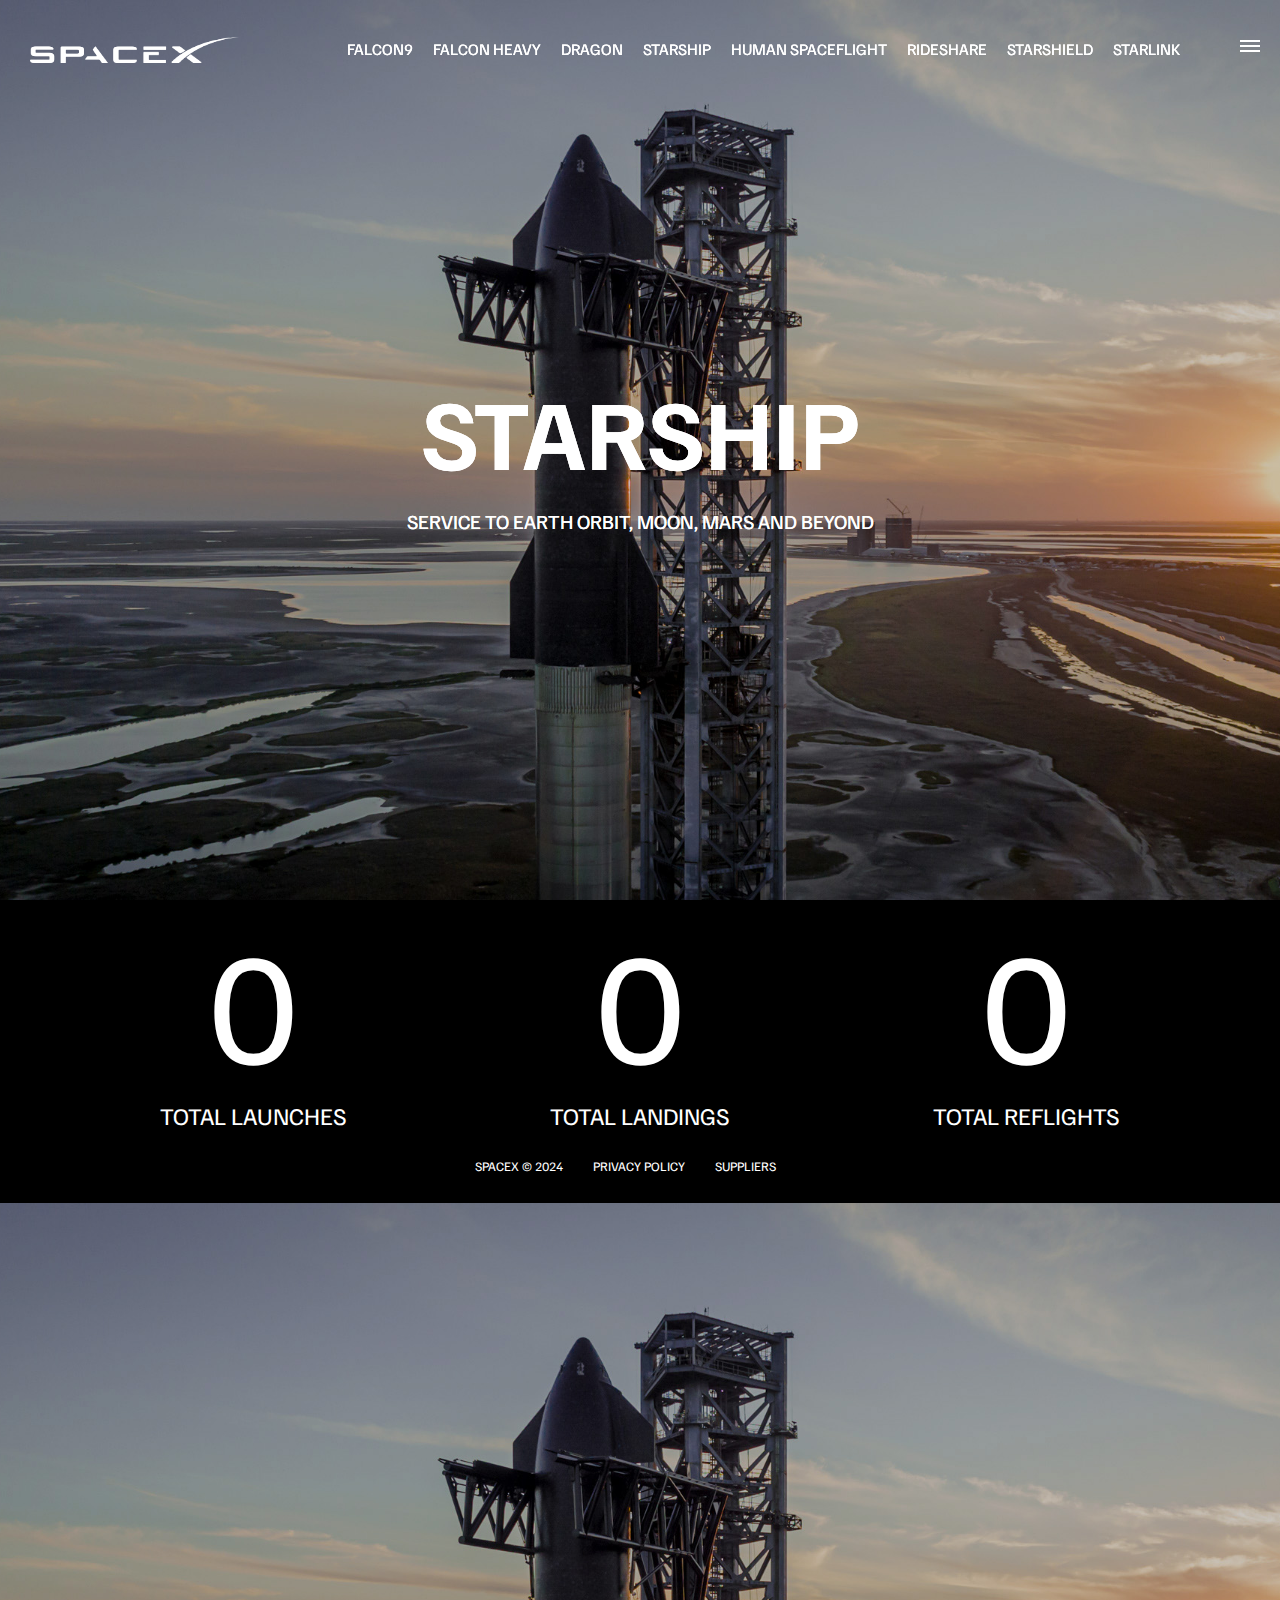
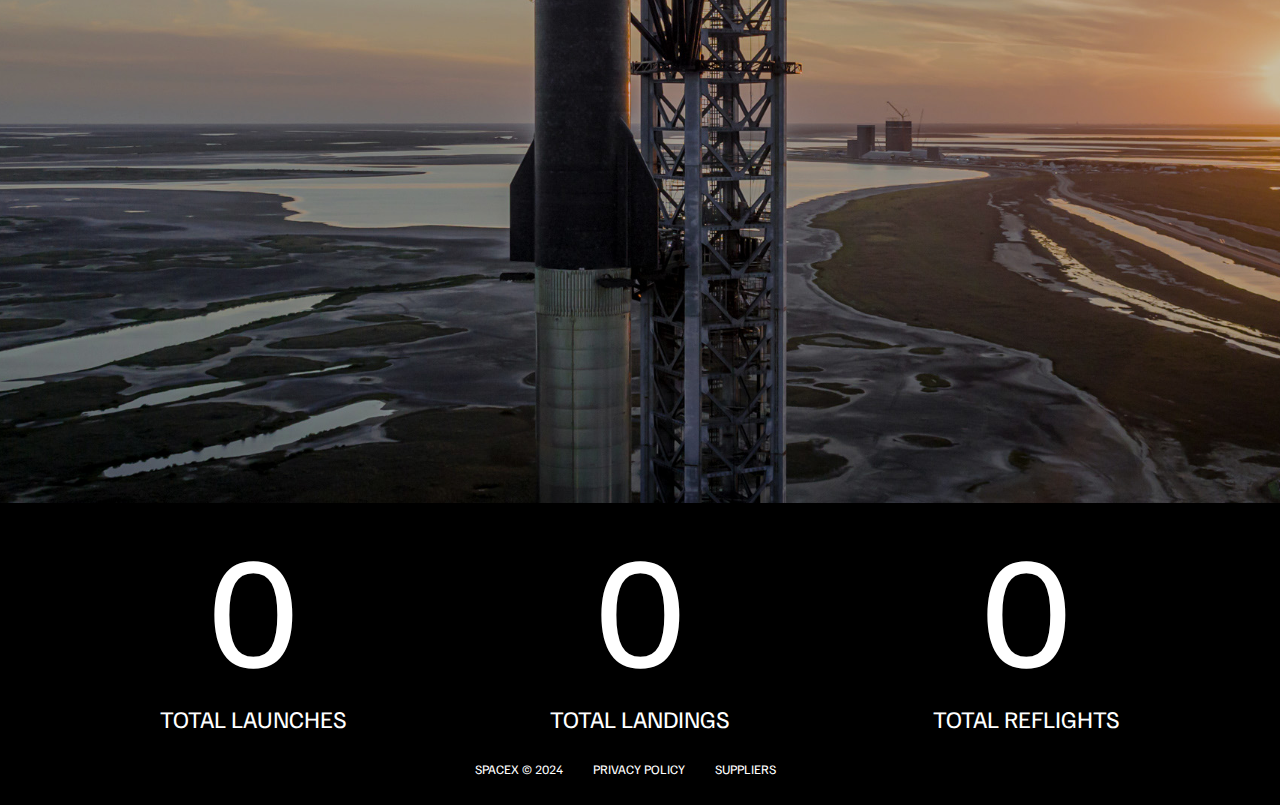
<file: starship.html>
<!DOCTYPE html>
<html lang="en">
<head>
    <meta charset="UTF-8">
    <meta name="viewport" content="width=device-width, initial-scale=1.0">
    <link rel="stylesheet" href="css/style.css">
    
    <title>STARSHIP</title>
</head>
<body>
    <div id="overlay"></div>
    <div id="mobile-menu" class="mobile-main-menu">
   <ul>
<li><a href="#">Mission</a></li>
<li><a href="#">Launches</a></li>
<li><a href="#">Careers</a></li>
<li><a href="#">Updates</a></li>
<li><a href="#">Shop</a></li>


<li class="mobile-only"><a href="falcon9.html">Falcon9</a></li>
    <li class="mobile-only"><a href="falcon-heavy.html">Falcon Heavy</a></li>
    <li class="mobile-only"><a href="dragon.html">Dragon</a></li>
    <li class="mobile-only"><a href="starship.html">Starship</a></li>
    <li class="mobile-only"><a href="human-space-flight.html">Human Spaceflight</a></li>
    <li class="mobile-only"><a href="rideshare.html">Rideshare</a></li>
    <li class="mobile-only"><a href="starshield.html">Starshield</a></li>
    <li class="mobile-only"><a href="starlink.html">Starlink</a></li>
    <!-- <li class="mobile-only"><a href="shop.html">Shop</a></li> -->
  



   </ul>



    </div>
  <header class="main-header">
   <div class="logo">
    <a href="index.html">
        <img src="img/logo.png">
    </a>
   </div>
<nav class="desktop-main-menu">
<ul>
    <li><a href="falcon9.html">Falcon9</a></li>
    <li><a href="falcon-heavy.html">Falcon Heavy</a></li>
    <li><a href="dragon.html">Dragon</a></li>
    <li><a href="starship.html">Starship</a></li>
    <li><a href="human-space-flight.html">Human Spaceflight</a></li>
    <li><a href="rideshare.html">Rideshare</a></li>
    <li><a href="starshield.html">Starshield</a></li>
    <li><a href="starlink.html">Starlink</a></li>
    <!-- <li><a href="shop.html">Shop</a></li> -->
</ul>
</nav>
  </header>
<!-- HANBURGER MENU -->

<button id="menu-btn" class="hamburger" type="button">
    <span class="hamburger-top"></span>
    <span class="hamburger-middle"></span>
    <span class="hamburger-bottom"></span>
</button>


<section class="section-animate bg-star-ship">



</section>

<div class="section-inner-center">
<h3>STARSHIP
    
    </h3>
<p>SERVICE TO EARTH ORBIT, MOON, MARS AND BEYOND</p>    
</div>

<div class="stats">
<div>
  <span class="counter" data-target="3">0</span>
  <h4>Total Launches</h4> 
</div>

    <div>
      <span class="counter" data-target="7">0</span>
      <h4>Total Landings</h4> 
    </div> 

        <div>
          <span class="counter" data-target="4">0</span>
          <h4>Total Reflights</h4> 
        </div> 
    </div>


   
<!-- FOOTER     -->
<footer>
<ul>
<li><a href="#">SPACEX © 2024</a> </li>
<li><a href="#">PRIVACY POLICY</a></li>
<li><a href="#">SUPPLIERS</a></li>



</ul>

</footer>
        
    

<script src="js/script.js"></script>
</body>
</html>





<!DOCTYPE html>
<html lang="en">
<head>
    <meta charset="UTF-8">
    <meta name="viewport" content="width=device-width, initial-scale=1.0">
    <title>STARSHIP</title>
    <style>
        /* Inline Critical CSS */
        /* Critical CSS Here */
    </style>
    <!-- Preload Critical Resources -->
    <link rel="preload" href="../img/starship.webp" as="image">

    <!-- Deferred Non-Critical CSS -->
    <noscript id="deferred-styles">
        <link rel="stylesheet" type="text/css" href="css/style.css">
    </noscript>
</head>
<body>
    <div id="overlay"></div>
    <div id="mobile-menu" class="mobile-main-menu">
   <ul>
<li><a href="#">Mission</a></li>
<li><a href="#">Launches</a></li>
<li><a href="#">Careers</a></li>
<li><a href="#">Updates</a></li>
<li><a href="#">Shop</a></li>


<li class="mobile-only"><a href="falcon9.html">Falcon9</a></li>
    <li class="mobile-only"><a href="falcon-heavy.html">Falcon Heavy</a></li>
    <li class="mobile-only"><a href="dragon.html">Dragon</a></li>
    <li class="mobile-only"><a href="starship.html">Starship</a></li>
    <li class="mobile-only"><a href="human-space-flight.html">Human Spaceflight</a></li>
    <li class="mobile-only"><a href="rideshare.html">Rideshare</a></li>
    <li class="mobile-only"><a href="starshield.html">Starshield</a></li>
    <li class="mobile-only"><a href="starlink.html">Starlink</a></li>
    <!-- <li class="mobile-only"><a href="shop.html">Shop</a></li> -->
  



   </ul>



    </div>
  <header class="main-header">
   <div class="logo">
    <a href="index.html">
        <img src="img/logo.png">
    </a>
   </div>
<nav class="desktop-main-menu">
<ul>
    <li><a href="falcon9.html">Falcon9</a></li>
    <li><a href="falcon-heavy.html">Falcon Heavy</a></li>
    <li><a href="dragon.html">Dragon</a></li>
    <li><a href="starship.html">Starship</a></li>
    <li><a href="human-space-flight.html">Human Spaceflight</a></li>
    <li><a href="rideshare.html">Rideshare</a></li>
    <li><a href="starshield.html">Starshield</a></li>
    <li><a href="starlink.html">Starlink</a></li>
    <!-- <li><a href="shop.html">Shop</a></li> -->
</ul>
</nav>
  </header>
<!-- HANBURGER MENU -->

<button id="menu-btn" class="hamburger" type="button">
    <span class="hamburger-top"></span>
    <span class="hamburger-middle"></span>
    <span class="hamburger-bottom"></span>
</button>


<section class="section-animate bg-star-ship">



</section>

<div class="section-inner-center">
<h3>STARSHIP
    
    </h3>
<p>SERVICE TO EARTH ORBIT, MOON, MARS AND BEYOND</p>    
</div>

<div class="stats">
<div>
  <span class="counter" data-target="3">0</span>
  <h4>Total Launches</h4> 
</div>

    <div>
      <span class="counter" data-target="7">0</span>
      <h4>Total Landings</h4> 
    </div> 

        <div>
          <span class="counter" data-target="4">0</span>
          <h4>Total Reflights</h4> 
        </div> 
    </div>


   
<!-- FOOTER     -->
<footer>
<ul>
<li><a href="#">SPACEX © 2024</a> </li>
<li><a href="#">PRIVACY POLICY</a></li>
<li><a href="#">SUPPLIERS</a></li>



</ul>

</footer>
        
    

<script src="js/script.js"></script>
    <script>
        function loadDeferredStyles() {
            var loadStyles = document.getElementById('deferred-styles');
            var replacement = document.createElement('div');
            replacement.innerHTML = loadStyles.textContent;
            document.body.appendChild(replacement);
            loadStyles.parentElement.removeChild(loadStyles);
        }
        window.addEventListener('load', loadDeferredStyles);
    </script>

    <!-- Additional JavaScript -->
    <script src="js/script.js" defer></script>
</body>
</html>
</file>
<file: css/style.css>
@import url('https://fonts.googleapis.com/css2?family=Familjen+Grotesk:wght@400;600;700&display=swap');
*,*::before,*::after{
    margin: 0;
    padding: 0;
    box-sizing: border-box;
}
  body  {
    font-family: "Familjen Grotesk", sans-serif;
    background: #000;
    color: #fff;
}
a{
    text-decoration: none;
    color: #fff;
}
ul{
    list-style: none;
}
/********* HEADER *******/
/* NAVBAR */
.main-header
{
position: fixed;
top:0;
left:0;
width: 100%;
z-index: 3;
display: flex;
justify-content: space-between;
align-items: center;
text-transform: uppercase;
height: 100px;
padding: 0 30px;
}

/******* LOGO *******/
.logo
{
    width: 210px;
    height: auto;
}
.logo img{
    width: 100%;
    display: block;
    height: auto;
}

/****DESKTOP MENU *****/

.desktop-main-menu
{
    margin-right: 50px;
}
.desktop-main-menu ul{
    display: flex;
}
.desktop-main-menu ul li{
    position: relative;
    margin-right:20px ;
    padding-bottom: 2px;
}
/* MENU ITEM BOTTOM BORDER */
.desktop-main-menu ul li a::after
{
   content: ''; 
   position: absolute;
   bottom: 0;
   left: 0;
   width: 100%;
   height: 1px;
   background-color: #fff;
   transform: scaleX(0);
   transition: transform 0.6s cubic-bezier(0.19,1,0.22,1);
   transform-origin:right center ;
}
.desktop-main-menu ul li a:hover::after
{
    transform: scaleX(1);
    transform-origin:left center ;
    transition-duration: 0.4s;
}
/* SECTIONS */

section
{
position: relative;
height: 100vh;
background-position: center;
background-repeat: no-repeat;
background-size: cover;
text-transform: uppercase;
}
.section-inner
{
    position: absolute;
    bottom:200px ;
    left:150px;
    max-width: 560px;
}
.section-inner h4{
    font-size: 22px;
    margin-bottom: 5px;
    font-weight: 300;
    animation: fadeInUp 0.5s ease-in-out;
}
.section-inner h2
{
    font-size: 50px;
    font-weight: 700;
    margin-bottom: 20px; 
    animation: fadeInUp 0.5s ease-in-out 0.2s;
    animation-fill-mode: both;

}
.section-inner a{
    animation: fadeInUp 0.5s ease-in-out 0.4s;
    animation-fill-mode: both;
}
/* BACKGROUND IMAGES */
.section-a
{
    background-image: url('../img/a1.jpg');
}

.section-b
{
    background-image: url('../img/sky.jpg');
}
.section-c
{
    background-image: url('../img/flight2.jpg');
}
.section-d
{
    background-image: url('../img/flight.jpg');
}
.section-e
{
    background-image: url('../img/drone.jpg');
}
.section-f
{
    background-image: url('../img/f8.jpg');
}

.btn
{
    position: relative;
    display: inline-block;
    cursor:pointer;
    text-align: center;
    min-width: 130px;
    padding: 15px 50px;
    margin-top: 10px;
    border: 2px solid #fff;
    text-transform: uppercase;
    font-weight: bold;
    overflow: hidden;
    z-index: 2;
   
}
.btn:hover span{
    color: #000;
}
.btn .hover{
    position: absolute;
    top:0;
    left:0;
    width: 100%;
    height: 100%;
    background-color: #fff;
    color: #000;
    z-index: -1;
    transform: translateY(100%);
    transition: transform 0.6s cubic-bezier(0.19,1,0.22,1);
}
.btn:hover.btn .hover{
    transform: translateY(0);
}
.scroll-arrow {
    position: absolute;
    bottom: 50px;
    left: 50%;
    transform: translateX(-50%);
    animation: fadeBounce 5s infinite;
}

/* FOOTER */
footer
{
 position: relative; 
 padding: 20px 0;  
}
footer ul{
    display:flex;
    justify-content: center;
    align-items: center;
    flex-wrap: wrap;
}
footer ul li{
    margin-right: 30px;
    color: #aaa;
    text-transform: uppercase;
    font-size: 13px;
    line-height: 2.5;
}
footer ul li a{
    color:#fff;
    transition: 0.6s;
}
footer ul li a:hover{
    color:#aaa;
    
}
.hamburger {
    position: fixed;
    top: 40px;
    right: 20px;
    z-index: 10;
    cursor: pointer;
    width: 20px;
    height: 20px;
    background: none;
    border: none;
}

.hamburger-top,
.hamburger-middle,
.hamburger-bottom {
    position: absolute;
    width: 20px;
    height: 2px;
    top: 0;
    left: 0;
    background: #fff;
    transition: all 0.5s;
}

.hamburger-middle {
    transform: translateY(5px);
}

.hamburger-bottom {
    transform: translateY(10px);
}

/* TRANSITION HAMBURGER TO X WHEN OPEN */

.open {
    transform: rotate(90deg);
}

.open .hamburger-top {
    transform: rotate(45deg) translateY(6px) translateX(6px);
}

.open .hamburger-middle {
    display: none;
}

.open .hamburger-bottom {
    transform: rotate(-45deg) translateY(6px) translateX(-6px);
}
/* OVERLAY */
.overlay-show
{
    position: fixed;
    top: 0;
    left: 0;
    width: 100%;
    height: 100%;
    background-color: rgba(0, 0, 0, 0.5);
    z-index: 3;
}
/* STOP BODY-SCROLL */
.stop-scrolling
{
    overflow: hidden;
}

/* HIDE MOBILE MAIN MENU ITEMS */
.mobile-only
{
    display: none;
}

/* MOBILE MENU */
.mobile-main-menu
{
    position: fixed;
    top:0;
    right:0;
    width: 350px;
    height: 100%;
    background: #000;
    z-index: 4;
    display: flex;
    align-items: center;
    justify-content: center;
    transform: translateX(100%);
    transition: transform 0.6s cubic-bezier(0.19.1,0.22,1); 

}
/* BRING MENU FROM RIGHT */
.show-menu{
    transform: translateX(0);
}




.mobile-main-menu ul{
    display: flex;
    flex-direction:column;
    align-items: end;
    justify-content: center;
    padding: 50px;
    width: 100%;
}
.mobile-main-menu ul li{
    margin-bottom: 20px;
    font-size: 18px;
    text-transform: uppercase;
    border-bottom: 1px #555 dotted;
    width: 100;
    text-align: right;
    padding-bottom: 8px;

}
.mobile-main-menu ul li a{
    color: #fff;
    transition: color 0.6s;
}
.mobile-main-menu ul li a:hover{
    color: #aaa;
}

/* INNER PAGES */

.bg-falcon-9
{
background-image: url('../img/falcon1.webp');
}
.bg-falcon-heavy
{
background-image: url('../img/f5.webp');
}
.bg-dragon
{
background-image: url('../img/dragon.webp');
}
.bg-star-ship
{
background-image: url('../img/starship.webp');
}
.bg-human-flight
{
background-image: url('../img/human.webp');
}
.bg-rideshare
{
background-image: url('../img/rideshare.webp');
}
.bg-star-shield
{
background-image: url('../img/starshield.webp');
}
.bg-star-link
{
background-image: url('../img/f6.webp');
}







.section-animate
{
animation: fadeIn 2s ease-in-out;
}
.section-inner-center
{
    position: absolute;
    top:50%;
    left:50%;
    transform: translate(-50%,-50%);
    text-transform: uppercase;
    text-align: center;
    width: 80%;

}
.section-inner-center h3{
    font-size: 100px;
    margin-bottom: 15px;
    animation: fadeInUp 0.5s ease-in-out;
}
.section-inner-center p{
    font-size: 20px;
    animation: fadeInUp 0.5s ease-in-out 0.2s;
    animation-fill-mode: both;
}

/* STATS */
.stats
{
    max-width: 960px;
    margin: 0 auto;
    display: flex;
    align-items: center;
    justify-content: space-between;
    text-align: center;
    text-transform: uppercase;
}
.stats div span
{
    font-size: 160px;
}
.stats div h4{
    font-size: 24px;
    font-weight: 300;
}



/***** ANIMATIONS *****/
@keyframes fadeInUp
{
    0%{
        opacity: 0;
        transform: translateY(140px);

    }
    100%
    {
    opacity: 1;
    transform: translateY(0);
    }
}

@keyframes fadeIn
{
    0%{
        opacity: 0;
      

    }
    100%
    {
    opacity: 1;
  
    }
}
@keyframes fadeBounce
{
   0%,
   20%,
   50%,
   80%,
   100%
   {
     opacity :0;
     transform: translateY(-20px);
   }
  40%
  { opacity: 1;
    transform: translateY(0); 
  }
}
/* MEDIA QUERIES */


@media(max-width: 960px){
 /* HIDE DESKTOP MENU    */
    .desktop-main-menu{
        display: none;
    }
  /* SHOW MAIN MOBILE ITEMS   */
.mobile-only
{
    display: block;
} 
.section-inner-center h3
{
font-size: 75px;
} 
}

@media(max-width: 600px){
    .section-inner{
        bottom: 75px;
        left: 20px;
    }
        .section-inner h2{
    font-size: 40px;
        
    }
    .section-inner-center h3
{
font-size: 50px;
}


/* STATS */
.stats
{
    flex-direction: column;
}
.stats div{
    margin-bottom: 20px;;
}




footer ul li:first-child {
position: absolute;
top:20px;
left:50%;
transform: translate(-50%,-50%);
}
footer ul li
{
    margin-right: 15px;
    
    
}
.logo{
    width: 150px;
    margin: auto;
}
}
</file>
